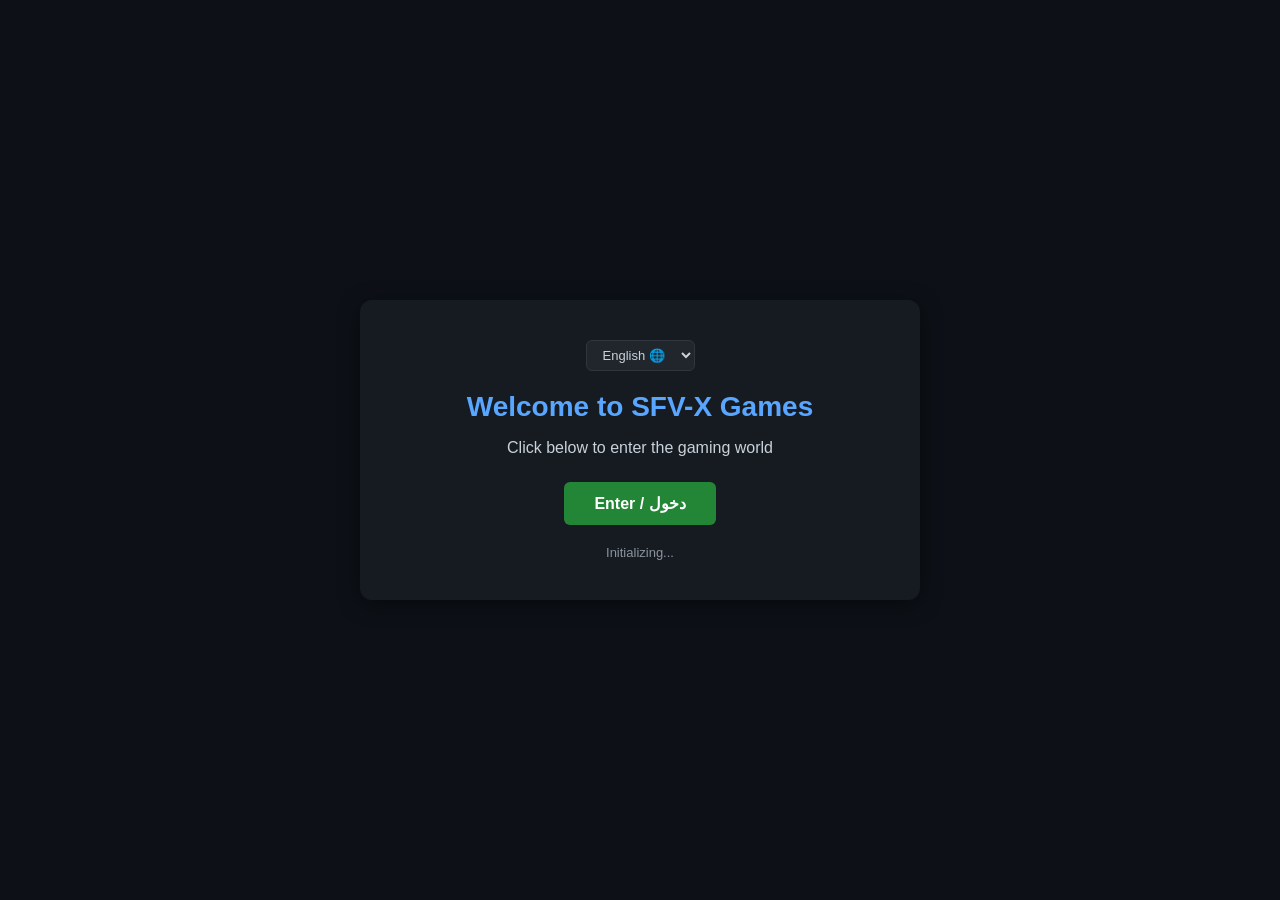
<file: index.html>
<!DOCTYPE html>
<html lang="en" dir="ltr" id="htmlTag">
<head>
    <meta charset="UTF-8">
    <meta name="viewport" content="width=device-width, initial-scale=1.0">
    <meta name="description" content="Welcome to SFV-X Games - Explore and enter the ultimate gaming world with multiple language support.">
    <meta name="keywords" content="SFV-X Games, online games, gaming platform, play games">
    <meta name="author" content="SFV-X Games">
    <title id="pageTitle">SFV-X Games - Welcome</title>
    <style>
        body {
            background-color: #0d1117;
            color: #ffffff;
            font-family: Tahoma, sans-serif;
            display: flex;
            justify-content: center;
            align-items: center;
            height: 100vh;
            margin: 0;
            text-align: center;
        }
        .container {
            padding: 40px;
            background: #161b22;
            border-radius: 12px;
            box-shadow: 0 4px 20px rgba(0,0,0,0.5);
            max-width: 480px;
            width: 90%;
        }
        .lang-select-box {
            margin-bottom: 20px;
        }
        .lang-select-box select {
            background: #21262d;
            color: #c9d1d9;
            border: 1px solid #30363d;
            padding: 6px 12px;
            border-radius: 6px;
            font-size: 13px;
            cursor: pointer;
        }
        h1 {
            margin-bottom: 15px;
            color: #58a6ff;
            font-size: 28px;
        }
        p {
            color: #c9d1d9; 
            margin-bottom: 25px;
            font-size: 16px;
        }
        .btn {
            display: inline-block;
            background-color: #238636;
            color: white;
            padding: 12px 30px;
            text-decoration: none;
            border-radius: 6px;
            font-weight: bold;
            font-size: 16px;
            transition: background 0.3s;
        }
        .btn:hover {
            background-color: #2ea043;
        }
        .lang-badge {
            margin-top: 20px;
            font-size: 13px;
            color: #8b949e;
        }
    </style>
</head>
<body>
    <main class="container">
        <div class="lang-select-box">
            <select id="langSwitcher" aria-label="Select Language">
                <option value="en">English 🌐</option>
                <option value="ar">العربية 🇸🇦</option>
                <option value="es">Español</option>
                <option value="fr">Français</option>
                <option value="de">Deutsch</option>
                <option value="pt">Português</option>
                <option value="ru">Русский</option>
                <option value="tr">Türkçe</option>
                <option value="zh">中文</option>
            </select>
        </div>
        <h1 id="welcomeText">Welcome to SFV-X Games</h1>
        <p id="descText">Click below to enter the gaming world</p>
        <a href="games/01-Entry/games-entry.html" class="btn" id="btnText" aria-label="Enter Games and start playing">Enter / دخول</a>
        <div class="lang-badge" id="detectedLang">Initializing...</div>
    </main>

    <script>
        const welcomeTranslations = {
            ar: { 
                welcome: "مرحباً بك في منصة SFV-X Games", 
                desc: "اضغط بالأسفل للدخول إلى عالم الألعاب", 
                btn: "دخول الألعاب", 
                dir: "rtl",
                metaDesc: "مرحباً بك في منصة SFV-X Games - استكشف وادخل إلى عالم الألعاب الممتع."
            },
            en: { 
                welcome: "Welcome to SFV-X Games", 
                desc: "Click below to enter the gaming world", 
                btn: "Enter Games", 
                dir: "ltr",
                metaDesc: "Welcome to SFV-X Games - Explore and enter the ultimate gaming world."
            },
            es: { 
                welcome: "Bienvenido a SFV-X Games", 
                desc: "Haz clic abajo para entrar al mundo de los juegos", 
                btn: "Entrar", 
                dir: "ltr",
                metaDesc: "Bienvenido a SFV-X Games - Entra al mundo de los juegos."
            },
            fr: { 
                welcome: "Bienvenue sur SFV-X Games", 
                desc: "Cliquez ci-dessous pour entrer dans le monde du jeu", 
                btn: "Entrer", 
                dir: "ltr",
                metaDesc: "Bienvenue sur SFV-X Games - Entrez dans le monde du jeu."
            },
            de: { 
                welcome: "Willkommen bei SFV-X Games", 
                desc: "Klicken Sie unten, um die Spielewelt zu betreten", 
                btn: "Spielen", 
                dir: "ltr",
                metaDesc: "Willkommen bei SFV-X Games - Betreten Sie die Spielewelt."
            },
            pt: { 
                welcome: "Bem-vindo ao SFV-X Games", 
                desc: "Clique abaixo para entrar no mundo dos jogos", 
                btn: "Entrar", 
                dir: "ltr",
                metaDesc: "Bem-vindo ao SFV-X Games - Entre no mundo dos jogos."
            },
            ru: { 
                welcome: "Добро пожаловать в SFV-X Games", 
                desc: "Нажмите ниже, чтобы войти в игровой мир", 
                btn: "Войти", 
                dir: "ltr",
                metaDesc: "Добро пожаловать в SFV-X Games - Войдите в игровой мир."
            },
            tr: { 
                welcome: "SFV-X Games'e Hoş Geldiniz", 
                desc: "Oyun dünyasına girmek için aşağıya tıklayın", 
                btn: "Giriş", 
                dir: "ltr",
                metaDesc: "SFV-X Games'e Hoş Geldiniz - Oyun dünyasına giriş yapın."
            },
            zh: { 
                welcome: "欢迎来到 SFV-X Games", 
                desc: "点击下方进入游戏世界",
                btn: "进入", 
                dir: "ltr",
                metaDesc: "欢迎来到 SFV-X Games - 进入精彩的游戏世界。"
            }
        };

        const arabicCountries = ['EG', 'SA', 'AE', 'QA', 'KW', 'OM', 'BH', 'JO', 'LB', 'IQ', 'SY', 'YE', 'LY', 'TN', 'DZ', 'MA', 'SD', 'SO'];

        function setLanguage(code, sourceInfo = "Manual") {
            if (!welcomeTranslations[code]) code = 'en';
            const t = welcomeTranslations[code];

            document.getElementById('htmlTag').setAttribute('lang', code);
            document.getElementById('htmlTag').setAttribute('dir', t.dir);
            document.getElementById('welcomeText').innerText = t.welcome;
            document.getElementById('descText').innerText = t.desc;
            document.getElementById('btnText').innerText = t.btn;
            document.getElementById('langSwitcher').value = code;
            document.getElementById('detectedLang').innerText = "Language: " + code.toUpperCase() + " (" + sourceInfo + ")";

            const metaDescTag = document.querySelector('meta[name="description"]');
            if (metaDescTag) {
                metaDescTag.setAttribute('content', t.metaDesc);
            }
        }

        function fallbackToBrowserOrEN(reason) {
            let browserLang = (navigator.language || 'en').split('-')[0];
            let finalLang = welcomeTranslations[browserLang] ? browserLang : 'en';
            setLanguage(finalLang, reason);
        }

        // سلسلة الـ APIs للـ IP (بالتتابع)
        async function detectCountryByIP() {
            const apiEndpoints = [
                { url: 'https://ipapi.co/json/', extractor: data => data.country_code },
                { url: 'https://ipwho.is/', extractor: data => data.country_code },
                { url: 'https://api.country.is/', extractor: data => data.country }
            ];

            for (let api of apiEndpoints) {
                try {
                    let response = await fetch(api.url, { signal: AbortSignal.timeout(3000) });
                    if (!response.ok) continue;
                    let data = await response.json();
                    let country = api.extractor(data);
                    
                    if (country) {
                        if (arabicCountries.includes(country)) {
                            return setLanguage('ar', 'IP Country: ' + country);
                        } else if (welcomeTranslations[country.toLowerCase()]) {
                            return setLanguage(country.toLowerCase(), 'IP Country: ' + country);
                        } else {
                            return fallbackToBrowserOrEN('Country non-mapped: ' + country);
                        }
                    }
                } catch (e) {
                    // جرب اللي بعده
                }
            }
            fallbackToBrowserOrEN('All IPs failed/blocked');
        }

        // التنفيذ الأساسي
        let savedLang = localStorage.getItem('sfv_preferred_lang');
        if (savedLang) {
            setLanguage(savedLang, "Saved Preference");
        } else {
            detectCountryByIP();
        }

        // ربط التغيير اليدوي
        document.getElementById('langSwitcher').addEventListener('change', function(e) {
            let val = e.target.value;
            localStorage.setItem('sfv_preferred_lang', val);
            setLanguage(val, "Manual Switch");
        });

            pt: { 
                welcome: "Bem-vindo ao SFV-X Games", 
                desc: "Clique abaixo para entrar no mundo dos jogos", 
                btn: "Entrar", 
                dir: "ltr",
                metaDesc: "Bem-vindo ao SFV-X Games - Entre no mundo dos jogos."
            },
            ru: { 
                welcome: "Добро пожаловать в SFV-X Games", 
                desc: "Нажмите ниже, чтобы войти в игровой мир", 
                btn: "Войти", 
                dir: "ltr",
                metaDesc: "Добро пожаловать в SFV-X Games - Войдите в игровой мир."
            },
            tr: { 
                welcome: "SFV-X Games'e Hoş Geldiniz", 
                desc: "Oyun dünyasına girmek için aşağıya tıklayın", 
                btn: "Giriş", 
                dir: "ltr",
                metaDesc: "SFV-X Games'e Hoş Geldiniz - Oyun dünyasına giriş yapın."
            },
            zh: { 
                welcome: "欢迎来到 SFV-X Games", 
                desc: "点击下方进入游戏世界",
                btn: "进入", 
                dir: "ltr",
                metaDesc: "欢迎来到 SFV-X Games - 进入精彩的游戏世界."
            }
        };

        let browserLang = navigator.language || navigator.userLanguage;
        let langCode = browserLang ? browserLang.split('-')[0] : 'en';

        if (!welcomeTranslations[langCode]) {
            langCode = 'en';
        }

        const t = welcomeTranslations[langCode];
        document.getElementById('htmlTag').setAttribute('lang', langCode);
        document.getElementById('htmlTag').setAttribute('dir', t.dir);
        document.getElementById('welcomeText').innerText = t.welcome;
        document.getElementById('descText').innerText = t.desc;
        document.getElementById('btnText').innerText = t.btn;
        document.getElementById('detectedLang').innerText = "Language: " + langCode.toUpperCase();
        
        const metaDescTag = document.querySelector('meta[name="description"]');
        if (metaDescTag) {
            metaDescTag.setAttribute('content', t.metaDesc);
        }

                dir: "ltr",
                metaDesc: "Willkommen bei SFV-X Games - Betreten Sie die Spielewelt."
            },
            pt: { 
                welcome: "Bem-vindo ao SFV-X Games", 
                desc: "Clique abaixo para entrar no mundo dos jogos", 
                btn: "Entrar", 
                dir: "ltr",
                metaDesc: "Bem-vindo ao SFV-X Games - Entre no mundo dos jogos."
            },
            ru: { 
                welcome: "Добро пожаловать в SFV-X Games", 
                desc: "Нажмите ниже, чтобы войти в игровой мир", 
                btn: "Войти", 
                dir: "ltr",
                metaDesc: "Добро пожаловать в SFV-X Games - Войдите в игровой мир."
            },
            tr: { 
                welcome: "SFV-X Games'e Hoş Geldiniz", 
                desc: "Oyun dünyasına girmek için aşağıya tıklayın", 
                btn: "Giriş", 
                dir: "ltr",
                metaDesc: "SFV-X Games'e Hoş Geldiniz - Oyun dünyasına giriş yapın."
            },
            zh: { 
                welcome: "欢迎来到 SFV-X Games", 
                desc: "点击下方进入游戏世界",
                btn: "进入", 
                dir: "ltr",
                metaDesc: "欢迎来到 SFV-X Games - 进入精彩的游戏世界。"
            }
        };

        let browserLang = navigator.language || navigator.userLanguage;
        let langCode = browserLang.split('-')[0];

        if (!welcomeTranslations[langCode]) {
            langCode = 'en';
        }

        const t = welcomeTranslations[langCode];
        document.getElementById('htmlTag').setAttribute('lang', langCode);
        document.getElementById('htmlTag').setAttribute('dir', t.dir);
        document.getElementById('welcomeText').innerText = t.welcome;
        document.getElementById('descText').innerText = t.desc;
        document.getElementById('btnText').innerText = t.btn;
        document.getElementById('detectedLang').innerText = "Language: " + langCode.toUpperCase();
     document.querySelector('meta[name="description"]').setAttribute('content', t.metaDesc);
        
                btn: "Entrar", 
                dir: "ltr",
                metaDesc: "Bem-vindo ao SFV-X Games - Entre no mundo dos jogos."
            },
            ru: { 
                welcome: "Добро пожаловать в SFV-X Games", 
                desc: "Нажмите ниже, чтобы войти в игровой мир", 
                btn: "Войти", 
                dir: "ltr",
                metaDesc: "Добро пожаловать в SFV-X Games - Войдите в игровой мир."
            },
            tr: { 
                welcome: "SFV-X Games'e Hoş Geldiniz", 
                desc: "Oyun dünyasına girmek için aşağıya tıklayın", 
                btn: "Giriş", 
                dir: "ltr",
                metaDesc: "SFV-X Games'e Hoş Geldiniz - Oyun dünyasına giriş yapın."
            },
            zh: { 
                welcome: "欢迎来到 SFV-X Games", 
                desc: "点击下方进入游戏世界",
                btn: "进入", 
                dir: "ltr",
                metaDesc: "欢迎来到 SFV-X Games - 进入精彩的游戏世界。"
            }
        };

        // الكشف عن لغة متصفح الزائر
        let browserLang = navigator.language || navigator.userLanguage;
        let langCode = browserLang.split('-')[0]; // تحويل مثل 'ar-EG' إلى 'ar'

        // لو اللغة مش موجودة في القاموس، نحولها إنجليزي (en) تلقائياً
        if (!welcomeTranslations[langCode]) {
            langCode = 'en';
        }

        // تطبيق الترجمة والتصميم على الصفحة تلقائياً
        const t = welcomeTranslations[langCode];
        document.getElementById('htmlTag').setAttribute('lang', langCode);
        document.getElementById('htmlTag').setAttribute('dir', t.dir);
        document.getElementById('welcomeText').innerText = t.welcome;
        document.getElementById('descText').innerText = t.desc;
        document.getElementById('btnText').innerText = t.btn;
        document.getElementById('detectedLang').innerText = "Language: " + langCode.toUpperCase();

        // تحديث الوصف التعريفي (Meta Description) ديناميكياً حسب لغة المستخدم لجعل الـ SEO مثالي 100%
        document.querySelector('meta[name="description"]').setAttribute('content', t.metaDesc);
    </script>
</body>
</html>
</file>
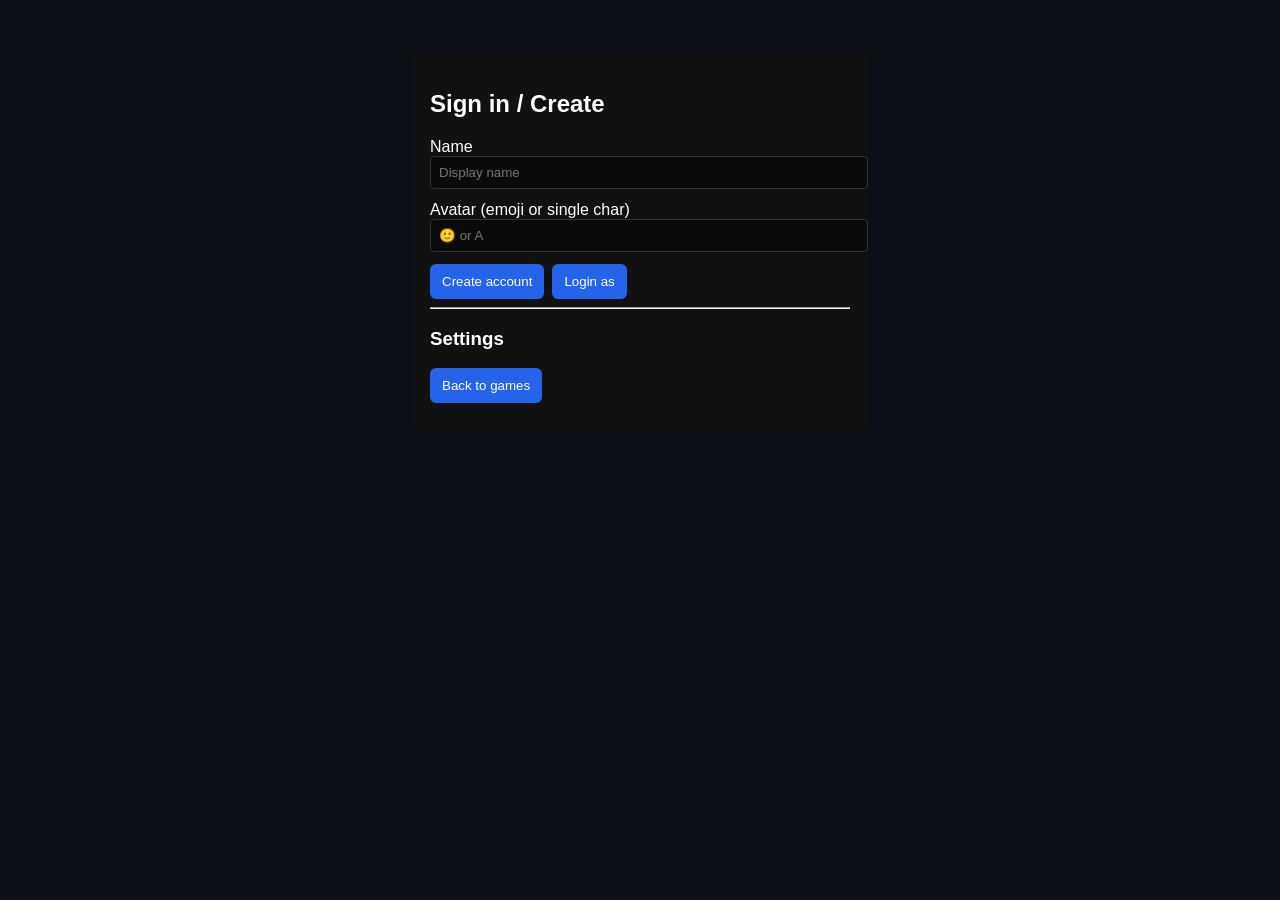
<file: games/auth.html>
<!-- games/auth.html - simple local-only auth / profile page -->
<!DOCTYPE html>
<html lang="en">
<head>
  <meta charset="utf-8">
  <meta name="viewport" content="width=device-width,initial-scale=1">
  <title>Account - SFV-X</title>
  <style>
    body{font-family:Arial,Helvetica,sans-serif;padding:20px;background:var(--bg, #0d1117);color:var(--fg,#fff)}
    .card{max-width:420px;margin:24px auto;padding:18px;border-radius:8px;background:var(--card,#111)}
    .field{margin-bottom:12px}
    input{width:100%;Padding:8px;border-radius:4px;border:1px solid #333;background:#0b0b0b;color:#fff}
    button{padding:10px 12px;border-radius:6px;background:#2563eb;color:#fff;border:none}
    .avatar-preview{font-size:40px}
  </style>
</head>
<body>
  <div class="card">
    <h2 id="accountTitle">Account</h2>
    <div id="loggedOutView">
      <div class="field"><label>Name</label><input id="nameInput" placeholder="Display name"></div>
      <div class="field"><label>Avatar (emoji or single char)</label><input id="avatarInput" placeholder="🙂 or A"></div>
      <div style="display:flex;gap:8px;">
        <button id="createBtn">Create account</button>
        <button id="loginBtn">Login as</button>
      </div>
    </div>

    <div id="loggedInView" hidden>
      <div class="field avatar-preview" id="avatarPreview">👤</div>
      <div class="field"><strong id="displayName">Guest</strong></div>
      <div class="field"><button id="logoutBtn">Logout</button></div>
    </div>

    <hr>
    <div>
      <h3>Settings</h3>
      <div class="field"><button id="backBtn">Back to games</button></div>
    </div>
  </div>

<script src="../games/common.js"></script>
<script src="auth.js"></script>
</body>
</html>
</file>
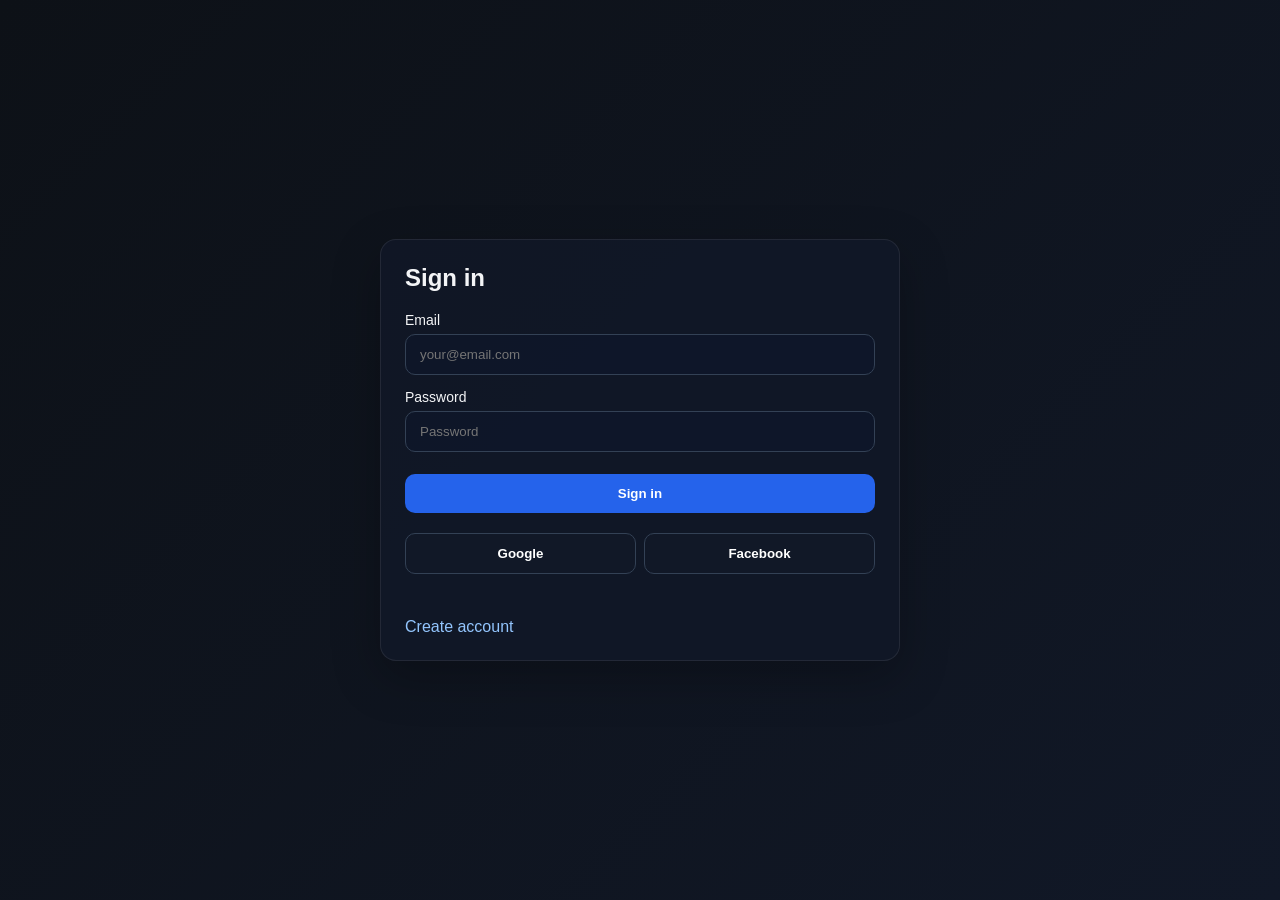
<file: games/login.html>
<!DOCTYPE html>
<html lang="en">
<head>
  <meta charset="UTF-8">
  <meta name="viewport" content="width=device-width, initial-scale=1.0">
  <title>Login / Signup</title>
  <style>
    body {
      margin: 0; display: grid; place-items: center; min-height: 100vh;
      font-family: Arial, sans-serif; background: linear-gradient(135deg, #0d1117, #111827);
      color: #f3f4f6;
    }
    .auth-shell {
      width: min(470px, calc(100% - 24px));
      background: rgba(17, 24, 39, 0.9); border: 1px solid rgba(255,255,255,0.08); border-radius: 16px;
      padding: 24px; box-shadow: 0 16px 48px rgba(0,0,0,0.25);
    }
    .auth-shell h2 { margin-top: 0; }
    .field { display: block; margin-bottom: 14px; }
    label { display: block; font-size: 14px; margin-bottom: 6px; }
    input {
      width: 100%; padding: 12px 14px; border-radius: 10px; border: 1px solid #334155;
      background: rgba(15, 23, 42, 0.85); color: white; box-sizing: border-box;
    }
    button {
      width: 100%; padding: 12px; border: 0; border-radius: 10px; background: #2563eb; color: white;
      cursor: pointer; font-weight: 700; margin-top: 8px;
    }
    .oauth-row { display: grid; grid-template-columns: 1fr 1fr; gap: 8px; margin-top: 12px; }
    .oauth-btn { background: #111827; border: 1px solid #334155; }
    .toggle { color: #93c5fd; cursor: pointer; display: inline-block; margin-top: 12px; }
    #authStatus { min-height: 22px; margin-top: 10px; font-size: 14px; }
  </style>
</head>
<body>
  <div class="auth-shell">
    <h2 id="modeLabel">Sign in</h2>
    <form id="authForm">
      <div class="field" id="nameWrap">
        <label for="displayName">Display name</label>
        <input id="displayName" type="text" placeholder="Player">
      </div>
      <div class="field">
        <label for="email">Email</label>
        <input id="email" type="email" placeholder="your@email.com" required>
      </div>
      <div class="field">
        <label for="password">Password</label>
        <input id="password" type="password" placeholder="Password" required>
      </div>
      <button type="submit">Sign in</button>
    </form>

    <div class="oauth-row">
      <button id="googleLogin" class="oauth-btn" type="button">Google</button>
      <button id="facebookLogin" class="oauth-btn" type="button">Facebook</button>
    </div>

    <div id="authStatus" aria-live="polite"></div>
    <span id="toggleMode" class="toggle">Create account</span>
  </div>

  <script src="supabase-client.js"></script>
  <script src="auth-supabase.js"></script>
</body>
</html>
</file>
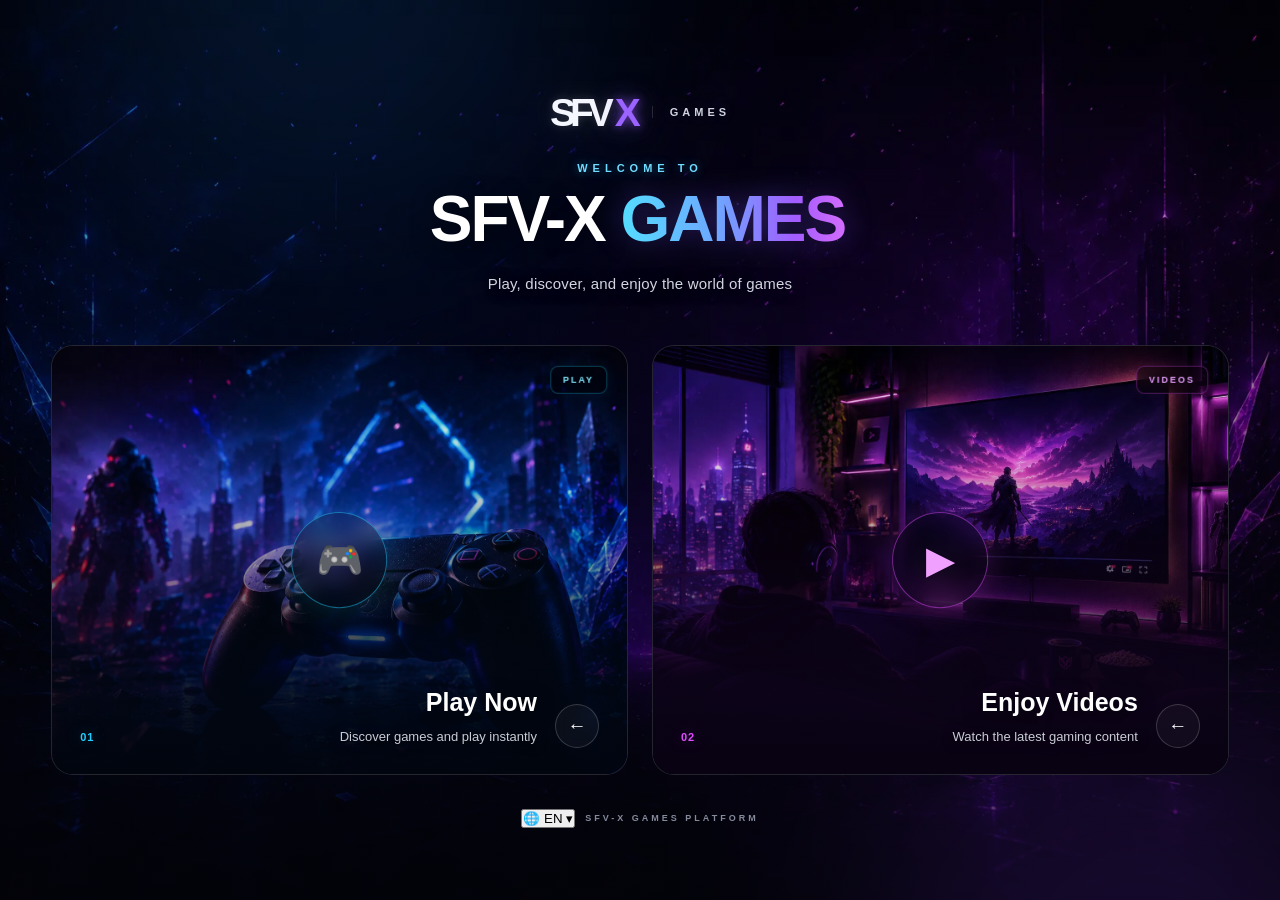
<file: games/01-Entry/games-entry.html>
<!DOCTYPE html>
<html lang="ar" dir="rtl">

<head>
    <meta charset="UTF-8">
    <meta name="viewport" content="width=device-width, initial-scale=1.0">

    <title>Games | SFV-X</title>
    <meta name="description" content="منصة SFV-X للألعاب والترفيه الرقمي. استمتع بأحدث ألعاب المتصفح والمحتوى المميز.">
    <meta name="keywords" content="SFV-X, SFV-X Games, ألعاب متصفح, العاب اونلاين">

    <link rel="stylesheet" href="games-entry.css">
</head>
<body>

    <!-- =========================================================
         الصفحة الرئيسية لقسم الألعاب
         ========================================================= -->

    <main class="games-entry" id="gamesEntry">

        <!-- =====================================================
             الخلفية والمؤثرات
             ===================================================== -->

        <div class="entry-background" aria-hidden="true">

            <div class="background-glow glow-one"></div>

            <div class="background-glow glow-two"></div>

            <div class="background-grid"></div>

        </div>


        <!-- =====================================================
             المحتوى الرئيسي
             ===================================================== -->

        <section class="entry-content" id="entryContent">


            <!-- =================================================
                 شعار SFV-X GAMES
                 ================================================= -->

            <div class="entry-brand" id="entryBrand">

                <div
                    class="brand-mark"
                    aria-label="SFV-X"
                >

                    <span class="brand-mark-s">S</span>
                    <span class="brand-mark-f">F</span>
                    <span class="brand-mark-v">V</span>
                    <span class="brand-mark-x">X</span>

                </div>


                <span class="brand-section">
                    GAMES
                </span>

            </div>


            <!-- =================================================
                 عنوان الصفحة
                 ================================================= -->

            <div class="entry-heading">


                <!-- العنوان الصغير -->

                <span class="heading-small" data-i18n="welcome">
                    WELCOME TO
                </span>


                <!-- العنوان الرئيسي -->

                <h1>

                    SFV-X

                    <strong>
                        GAMES
                    </strong>

                </h1>


                <!-- الوصف -->

                <p data-i18n="description">
                    العب، اكتشف، واستمتع بعالم الألعاب
                </p>

            </div>


            <!-- =================================================
                 الاختيارات الرئيسية
                 ================================================= -->

            <div
                class="entry-options"
                id="entryOptions"
            >


                <!-- =================================================
                     بطاقة اللعب الآن
                     ================================================= -->

                <button
                    class="entry-card play-card"
                    id="playNowButton"
                    type="button"
                    data-target="../02-Games/games.html"
                    aria-label="العب الآن"
                >

                    <!-- صورة البطاقة -->

                    <div class="card-image play-image">

                        <div
                            class="image-overlay"
                            aria-hidden="true"
                        ></div>


                        <!-- أيقونة الألعاب -->

                        <div
                            class="card-icon"
                            aria-hidden="true"
                        >
                            🎮
                        </div>


                        <!-- العلامة -->

                        <span class="card-badge">
                            PLAY
                        </span>

                    </div>


                    <!-- محتوى البطاقة -->

                    <div class="card-content">


                        <span class="card-number">
                            01
                        </span>


                        <div class="card-text">

                            <h2 data-i18n="playNow">
                                العب الآن
                            </h2>

                            <p data-i18n="playDesc">
                                اكتشف الألعاب والعب مباشرة
                            </p>

                        </div>


                        <span
                            class="card-arrow"
                            aria-hidden="true"
                        >
                            ←
                        </span>

                    </div>

                </button>


                <!-- =================================================
                     بطاقة الفيديوهات
                     ================================================= -->

                <button
                    class="entry-card videos-card"
                    id="watchVideosButton"
                    type="button"
                    aria-label="استمتع بالفيديوهات"
                >

                    <!-- صورة البطاقة -->

                    <div class="card-image videos-image">

                        <div
                            class="image-overlay"
                            aria-hidden="true"
                        ></div>


                        <!-- أيقونة الفيديو -->

                        <div
                            class="card-icon"
                            aria-hidden="true"
                        >
                            ▶
                        </div>


                        <!-- العلامة -->

                        <span class="card-badge">
                            VIDEOS
                        </span>

                    </div>


                    <!-- محتوى البطاقة -->

                    <div class="card-content">


                        <span class="card-number">
                            02
                        </span>


                        <div class="card-text">

                            <h2 data-i18n="videos">
                                استمتع بالفيديوهات
                            </h2>

                            <p data-i18n="videosDesc">
                                شاهد أحدث محتوى الألعاب
                            </p>

                        </div>


                        <span
                            class="card-arrow"
                            aria-hidden="true"
                        >
                            ←
                        </span>

                    </div>

                </button>

            </div>


            <!-- =================================================
                 تذييل الصفحة + اختيار اللغة
                 ================================================= -->

            <div
                class="entry-footer"
                id="entryFooter"
            >

                <!-- =================================================
                     اختيار اللغة - 9 لغات
                     ================================================= -->

                <div class="language-selector" id="languageSelector">

                    <button
                        class="language-button"
                        id="languageButton"
                        type="button"
                        aria-label="Change language"
                        aria-expanded="false"
                    >

                        <span class="language-icon">🌐</span>

                        <span class="language-current" id="languageCurrent">
                            AR
                        </span>

                        <span class="language-arrow">▾</span>

                    </button>

                    <div
                        class="language-dropdown"
                        id="languageDropdown"
                        hidden
                    >

                        <button
                            class="language-option active"
                            type="button"
                            data-language="en"
                        >

                            <span>English</span>

                            <span class="language-check">✓</span>

                        </button>

                        <button
                            class="language-option"
                            type="button"
                            data-language="ar"
                        >

                            <span>العربية</span>

                            <span class="language-check">✓</span>

                        </button>

                        <button
                            class="language-option"
                            type="button"
                            data-language="es"
                        >

                            <span>Español</span>

                            <span class="language-check">✓</span>

                        </button>

                        <button
                            class="language-option"
                            type="button"
                            data-language="fr"
                        >

                            <span>Français</span>

                            <span class="language-check">✓</span>

                        </button>

                        <button
                            class="language-option"
                            type="button"
                            data-language="de"
                        >

                            <span>Deutsch</span>

                            <span class="language-check">✓</span>

                        </button>

                        <button
                            class="language-option"
                            type="button"
                            data-language="pt"
                        >

                            <span>Português</span>

                            <span class="language-check">✓</span>

                        </button>

                        <button
                            class="language-option"
                            type="button"
                            data-language="ru"
                        >

                            <span>Русский</span>

                            <span class="language-check">✓</span>

                        </button>

                        <button
                            class="language-option"
                            type="button"
                            data-language="tr"
                        >

                            <span>Türkçe</span>

                            <span class="language-check">✓</span>

                        </button>

                        <button
                            class="language-option"
                            type="button"
                            data-language="zh"
                        >

                            <span>中文</span>

                            <span class="language-check">✓</span>

                        </button>

                    </div>

                </div>


                <!-- =================================================
                     النصوص السفلية
                     ================================================= -->

                <div class="footer-text">

                    <span>
                        SFV-X
                    </span>

                    <span
                        class="footer-dot"
                        aria-hidden="true"
                    ></span>

                    <span>
                        GAMES PLATFORM
                    </span>

                </div>

            </div>

        </section>

    </main>


    <!-- =========================================================
         JavaScript
         ========================================================= -->

    <script src="games-entry.js"></script>

</body>

</html>
</file>
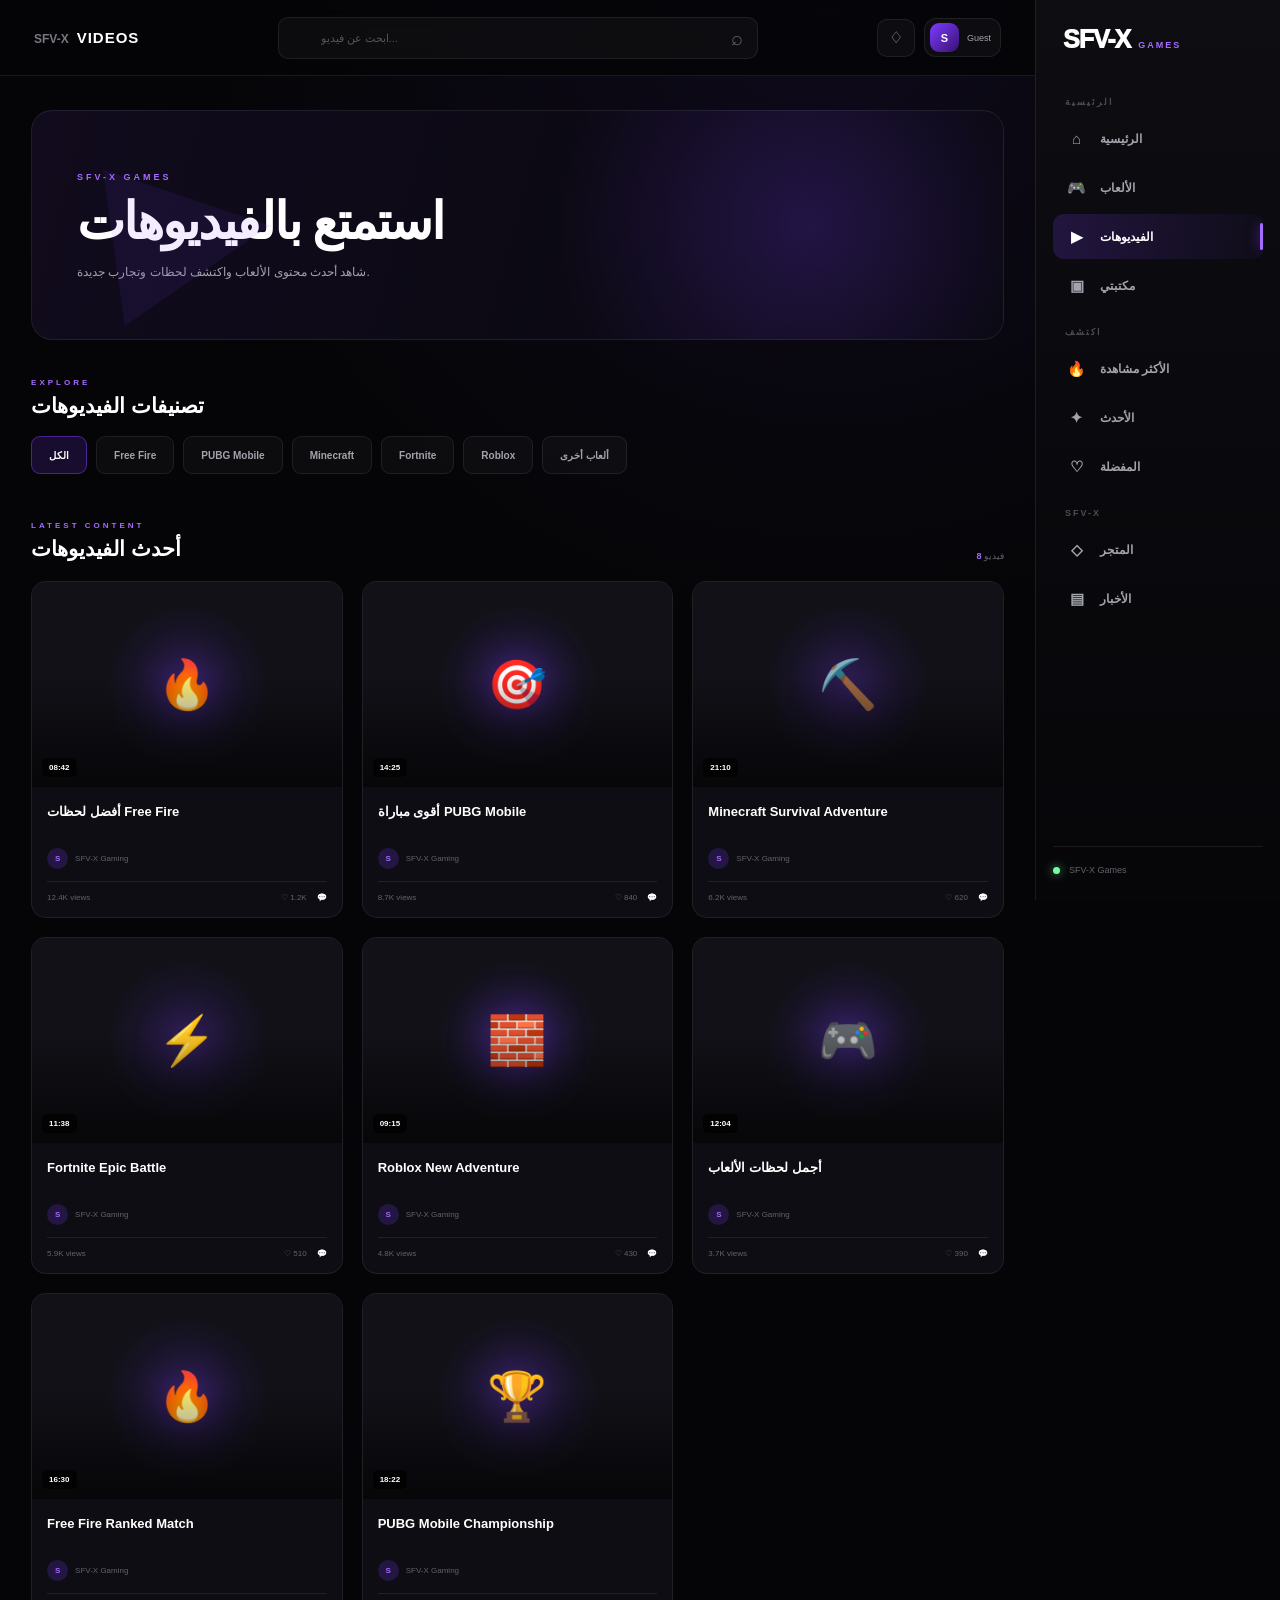
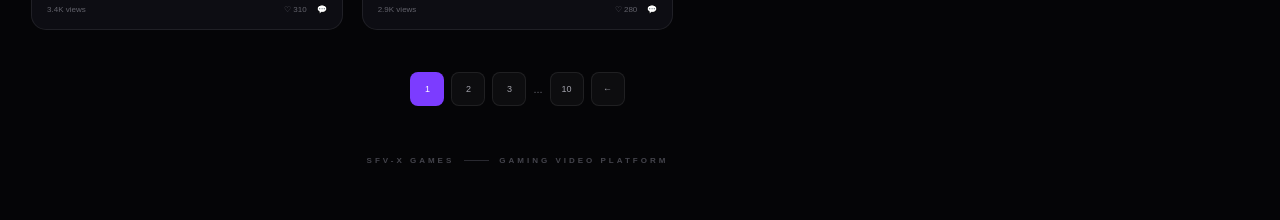
<file: games/03-Videos/videos.html>
<!DOCTYPE html>
<html lang="ar" dir="rtl">

<head>
    <meta charset="UTF-8">
    <meta name="viewport" content="width=device-width, initial-scale=1.0">

    <title>Videos | SFV-X Games</title>

    <link rel="stylesheet" href="videos.css">
</head>

<body>

    <!-- =========================================================
         SFV-X Games Videos
         صفحة فيديوهات الألعاب
         ========================================================= -->

    <div class="videos-app" id="videosApp">


        <!-- =====================================================
             Sidebar
             ===================================================== -->

        <aside class="videos-sidebar" id="videosSidebar">

            <div class="sidebar-header">

                <a
                    href="../02-Games/games.html"
                    class="videos-logo">

                    <span class="logo-main">SFV-X</span>
                    <span class="logo-section">GAMES</span>

                </a>

                <button
                    class="sidebar-close"
                    id="sidebarClose"
                    type="button"
                    aria-label="إغلاق القائمة">

                    ×

                </button>

            </div>


            <nav class="videos-navigation">

                <div class="nav-title">
                    الرئيسية
                </div>

                <a
                    href="../02-Games/games.html"
                    class="sidebar-link">

                    <span class="nav-icon">⌂</span>

                    <span>
                        الرئيسية
                    </span>

                </a>


                <a
                    href="../02-Games/games.html"
                    class="sidebar-link">

                    <span class="nav-icon">🎮</span>

                    <span>
                        الألعاب
                    </span>

                </a>


                <a
                    href="videos.html"
                    class="sidebar-link active">

                    <span class="nav-icon">▶</span>

                    <span>
                        الفيديوهات
                    </span>

                </a>


                <a
                    href="#"
                    class="sidebar-link">

                    <span class="nav-icon">▣</span>

                    <span>
                        مكتبتي
                    </span>

                </a>


                <div class="nav-title">
                    اكتشف
                </div>


                <a
                    href="#"
                    class="sidebar-link">

                    <span class="nav-icon">🔥</span>

                    <span>
                        الأكثر مشاهدة
                    </span>

                </a>


                <a
                    href="#"
                    class="sidebar-link">

                    <span class="nav-icon">✦</span>

                    <span>
                        الأحدث
                    </span>

                </a>


                <a
                    href="#"
                    class="sidebar-link">

                    <span class="nav-icon">♡</span>

                    <span>
                        المفضلة
                    </span>

                </a>


                <div class="nav-title">
                    SFV-X
                </div>


                <a
                    href="#"
                    class="sidebar-link">

                    <span class="nav-icon">◇</span>

                    <span>
                        المتجر
                    </span>

                </a>


                <a
                    href="#"
                    class="sidebar-link">

                    <span class="nav-icon">▤</span>

                    <span>
                        الأخبار
                    </span>

                </a>

            </nav>


            <div class="sidebar-footer">

                <span class="online-dot"></span>

                <span>
                    SFV-X Games
                </span>

            </div>

        </aside>


        <!-- Overlay للموبايل -->

        <div
            class="sidebar-overlay"
            id="sidebarOverlay">
        </div>


        <!-- =====================================================
             Main
             ===================================================== -->

        <main class="videos-main">


            <!-- =================================================
                 Header
                 ================================================= -->

            <header class="videos-header">

                <div class="header-right">

                    <button
                        class="menu-button"
                        id="menuButton"
                        type="button"
                        aria-label="فتح القائمة">

                        ☰

                    </button>


                    <div class="header-title">

                        <span>
                            SFV-X
                        </span>

                        <strong>
                            VIDEOS
                        </strong>

                    </div>

                </div>


                <form
                    class="videos-search"
                    id="videosSearchForm">

                    <span class="search-icon">
                        ⌕
                    </span>

                    <input
                        type="search"
                        id="videosSearchInput"
                        placeholder="ابحث عن فيديو..."
                        autocomplete="off">

                    <button
                        type="button"
                        id="clearSearch"
                        class="clear-search">

                        ×

                    </button>

                </form>


                <div class="header-left">

                    <button
                        class="header-action"
                        type="button">

                        ♢

                    </button>


                    <button
                        class="profile-button"
                        type="button">

                        <span class="profile-avatar">
                            S
                        </span>

                        <span class="profile-name">
                            Guest
                        </span>

                    </button>

                </div>

            </header>


            <!-- =================================================
                 Content
                 ================================================= -->

            <div class="videos-content">


                <!-- =================================================
                     Page Intro
                     ================================================= -->

                <section class="videos-intro">

                    <div>

                        <span class="intro-kicker">
                            SFV-X GAMES
                        </span>

                        <h1>
                            استمتع بالفيديوهات
                        </h1>

                        <p>
                            شاهد أحدث محتوى الألعاب واكتشف
                            لحظات وتجارب جديدة.
                        </p>

                    </div>

                </section>


                <!-- =================================================
                     Categories
                     ================================================= -->

                <section class="video-categories">

                    <div class="section-heading">

                        <div>

                            <span>
                                EXPLORE
                            </span>

                            <h2>
                                تصنيفات الفيديوهات
                            </h2>

                        </div>

                    </div>


                    <div
                        class="categories-list"
                        id="categoriesList">

                        <button
                            class="category-button active"
                            data-category="all"
                            type="button">

                            الكل

                        </button>


                        <button
                            class="category-button"
                            data-category="free-fire"
                            type="button">

                            Free Fire

                        </button>


                        <button
                            class="category-button"
                            data-category="pubg"
                            type="button">

                            PUBG Mobile

                        </button>


                        <button
                            class="category-button"
                            data-category="minecraft"
                            type="button">

                            Minecraft

                        </button>


                        <button
                            class="category-button"
                            data-category="fortnite"
                            type="button">

                            Fortnite

                        </button>


                        <button
                            class="category-button"
                            data-category="roblox"
                            type="button">

                            Roblox

                        </button>


                        <button
                            class="category-button"
                            data-category="other"
                            type="button">

                            ألعاب أخرى

                        </button>

                    </div>

                </section>


                <!-- =================================================
                     Videos
                     ================================================= -->

                <section
                    class="videos-section"
                    id="videosSection">

                    <div class="section-heading videos-heading">

                        <div>

                            <span>
                                LATEST CONTENT
                            </span>

                            <h2>
                                أحدث الفيديوهات
                            </h2>

                        </div>


                        <div class="results-count">

                            <span id="resultsCount">
                                0
                            </span>

                            فيديو

                        </div>

                    </div>


                    <div
                        class="videos-grid"
                        id="videosGrid">
                    </div>


                    <!-- Empty -->

                    <div
                        class="videos-empty"
                        id="videosEmpty"
                        hidden>

                        <div class="empty-icon">
                            ⌕
                        </div>

                        <h2>
                            لا توجد نتائج
                        </h2>

                        <p>
                            جرب البحث عن فيديو أو تصنيف آخر.
                        </p>

                    </div>

                </section>


                <!-- =================================================
                     Pagination
                     ================================================= -->

                <nav
                    class="pagination"
                    id="pagination"
                    aria-label="صفحات الفيديوهات">

                    <button
                        class="page-button active"
                        data-page="1"
                        type="button">

                        1

                    </button>


                    <button
                        class="page-button"
                        data-page="2"
                        type="button">

                        2

                    </button>


                    <button
                        class="page-button"
                        data-page="3"
                        type="button">

                        3

                    </button>


                    <span class="pagination-dots">
                        ...
                    </span>


                    <button
                        class="page-button"
                        data-page="10"
                        type="button">

                        10

                    </button>


                    <button
                        class="pagination-next"
                        id="nextPage"
                        type="button">

                        ←

                    </button>

                </nav>


                <!-- =================================================
                     Footer
                     ================================================= -->

                <footer class="videos-footer">

                    <span>
                        SFV-X GAMES
                    </span>

                    <span class="footer-line"></span>

                    <span>
                        GAMING VIDEO PLATFORM
                    </span>

                </footer>

            </div>

        </main>

    </div>


    <script src="videos.js"></script>

</body>
</html>
</file>
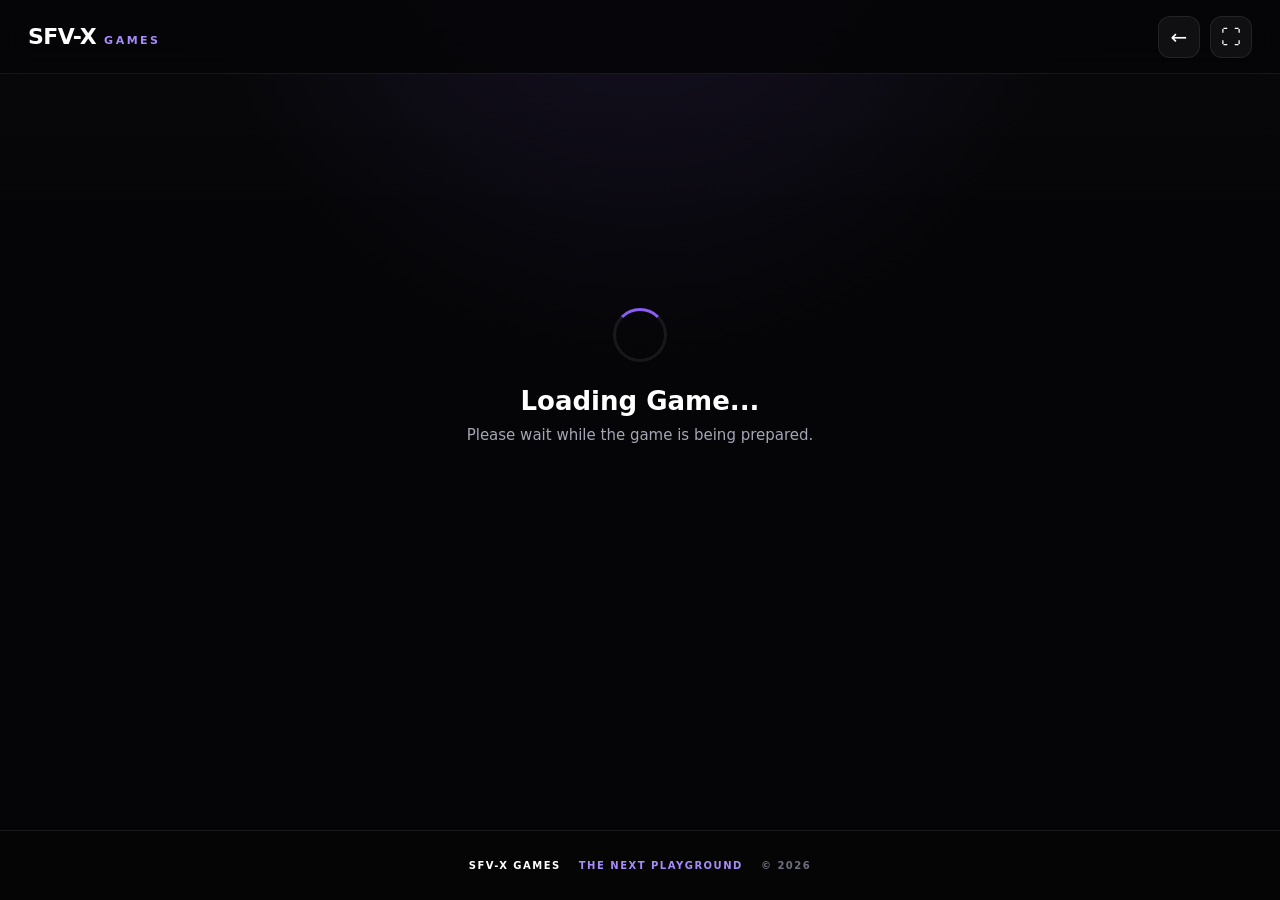
<file: games/game-player/game-player.html>
<!DOCTYPE html>
<html lang="en" dir="ltr">

<head>

    <!-- =====================================================
         SFV-X GAMES
         GAME PLAYER
         ===================================================== -->

    <meta charset="UTF-8">

    <meta
        name="viewport"
        content="width=device-width, initial-scale=1.0">

    <meta
        name="theme-color"
        content="#050507">

    <meta
        name="description"
        content="SFV-X Games Player">

    <title>
        SFV-X Games | Game Player
    </title>

    <!-- =====================================================
         PERFORMANCE
         ===================================================== -->

    <link
        rel="preconnect"
        href="https://img.gamemonetize.com">

    <!-- =====================================================
         GAME PLAYER CSS
         ===================================================== -->

    <link
        rel="stylesheet"
        href="game-player.css">

</head>


<body>

    <!-- =====================================================
         SFV-X GAME PLAYER APP
         ===================================================== -->

    <div
        class="game-player-app"
        id="gamePlayerApp">


        <!-- =================================================
             HEADER
             ================================================= -->

        <header class="game-player-header">

            <!-- SFV-X GAMES BRAND -->

            <a
                href="../02-Games/games.html"
                class="player-logo"
                aria-label="SFV-X Games Home">

                <span class="logo-main">
                    SFV-X
                </span>

                <span class="logo-section">
                    GAMES
                </span>

            </a>


            <!-- HEADER ACTIONS -->

            <div class="player-header-actions">

                <!-- BACK -->

                <button
                    class="player-header-button"
                    id="backButton"
                    type="button"
                    aria-label="Back to games"
                    title="Back to games">

                    ←

                </button>


                <!-- FULLSCREEN -->

                <button
                    class="player-header-button"
                    id="fullscreenButton"
                    type="button"
                    aria-label="Fullscreen"
                    title="Fullscreen">

                    ⛶

                </button>

            </div>

        </header>


        <!-- =================================================
             MAIN
             ================================================= -->

        <main class="game-player-main">


            <!-- =================================================
                 LOADING
                 ================================================= -->

            <section
                class="player-loading"
                id="playerLoading">

                <div
                    class="loading-spinner">
                </div>

                <h1>
                    Loading Game...
                </h1>

                <p>
                    Please wait while the game is being prepared.
                </p>

            </section>


            <!-- =================================================
                 ERROR
                 ================================================= -->

            <section
                class="player-error"
                id="playerError"
                hidden>

                <div
                    class="error-icon">
                    ⚠️
                </div>

                <h1>
                    Game Not Found
                </h1>

                <p id="errorMessage">
                    The requested game could not be found.
                </p>

                <button
                    class="player-primary-button"
                    id="errorBackButton"
                    type="button">

                    ← Back to Games

                </button>

            </section>


            <!-- =================================================
                 GAME CONTENT
                 ================================================= -->

            <section
                class="game-player-content"
                id="gamePlayerContent"
                hidden>


                <!-- =============================================
                     GAME INFORMATION
                     ============================================= -->

                <div class="game-info">


                    <!-- GAME INFORMATION -->

                    <div class="game-info-main">

                        <span
                            class="game-category"
                            id="gameCategory">

                            GAME

                        </span>


                        <h1 id="gameTitle">
                            Game Title
                        </h1>


                        <p id="gameDescription">
                            Game description
                        </p>

                    </div>


                    <!-- GAME ACTIONS -->

                    <div class="game-actions">

                        <button
                            class="player-action-button"
                            id="favoriteButton"
                            type="button"
                            aria-label="Favorite">

                            ☆ Favorite

                        </button>

                    </div>

                </div>


                <!-- =============================================
                     GAME PLAYER
                     ============================================= -->

                <div
                    class="game-frame-wrapper"
                    id="gameFrameWrapper">


                    <!-- GAME PLAYER HEADER -->

                    <div class="game-frame-header">

                        <div class="frame-status">

                            <span
                                class="status-dot">
                            </span>

                            <span>
                                SFV-X GAME PLAYER
                            </span>

                        </div>


                        <!-- FRAME CONTROLS -->

                        <div class="frame-controls">

                            <button
                                id="frameFullscreenButton"
                                type="button"
                                aria-label="Fullscreen game"
                                title="Fullscreen game">

                                ⛶

                            </button>

                        </div>

                    </div>


                    <!-- GAME FRAME -->

                    <div
                        class="game-frame-container"
                        id="gameFrameContainer">

                        <!--
                            game-player.js
                            سيقوم بإنشاء iframe اللعبة هنا
                        -->

                    </div>

                </div>


                <!-- =================================================
                     ADVERTISEMENT AREA
                     =================================================

                     ملاحظة:
                     لا نضع sfvx-ad-slot هنا يدويًا.

                     game-player.js يقوم بإنشاء حاوية الإعلان
                     تلقائيًا بعد gameFrameWrapper.

                     لذلك يتم الحفاظ على نظام الإعلانات الحالي.
                     ================================================= -->


                <!-- =============================================
                     GAME META
                     ============================================= -->

                <div class="game-meta">


                    <!-- CATEGORY -->

                    <div class="meta-item">

                        <span class="meta-label">
                            Category
                        </span>

                        <strong id="metaCategory">
                            —
                        </strong>

                    </div>


                    <!-- TAGS -->

                    <div class="meta-item">

                        <span class="meta-label">
                            Tags
                        </span>

                        <strong id="metaTags">
                            —
                        </strong>

                    </div>


                    <!-- GAME ID -->

                    <div class="meta-item">

                        <span class="meta-label">
                            Game ID
                        </span>

                        <strong id="metaId">
                            —
                        </strong>

                    </div>

                </div>


                <!-- =============================================
                     RELATED GAMES
                     ============================================= -->

                <section
                    class="related-games-section">


                    <!-- SECTION HEADER -->

                    <div class="section-header">

                        <div>

                            <span
                                class="section-kicker">

                                DISCOVER MORE

                            </span>


                            <h2 id="relatedTitle">

                                More Games

                            </h2>

                        </div>

                    </div>


                    <!-- RELATED GAMES GRID -->

                    <div
                        class="related-games-grid"
                        id="relatedGamesGrid">

                        <!--
                            Related games are generated
                            dynamically by game-player.js
                        -->

                    </div>

                </section>


            </section>

        </main>


        <!-- =================================================
             FOOTER
             ================================================= -->

        <footer class="game-player-footer">

            <span>
                SFV-X GAMES
            </span>

            <span>
                THE NEXT PLAYGROUND
            </span>

            <span>
                © 2026
            </span>

        </footer>


    </div>


    <!-- =====================================================
         JAVASCRIPT
         ===================================================== -->

    <script
        src="game-player.js">
    </script>


</body>

</html>
</file>
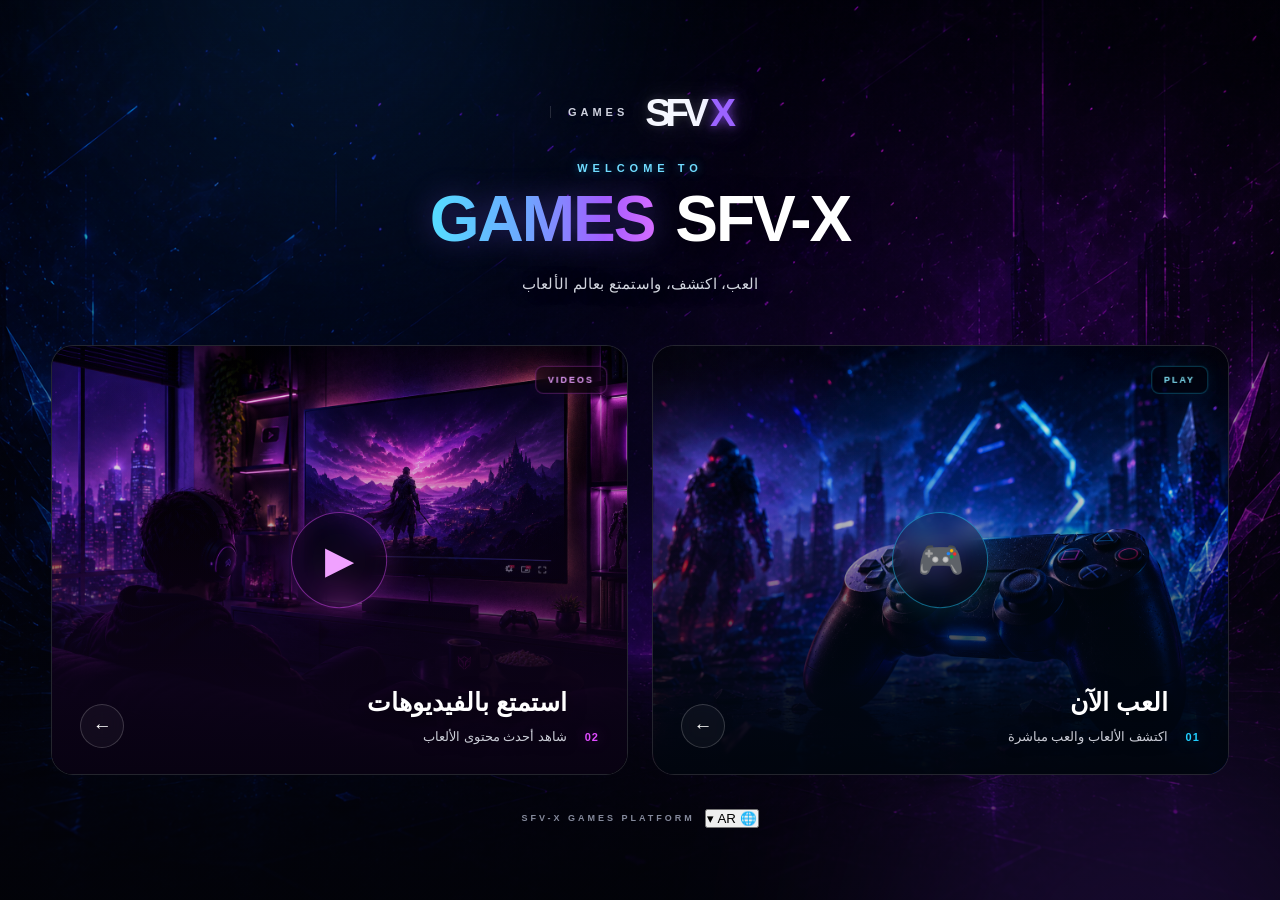
<file: صفحة الالعاب/01-Entry/games-entry.html>
<!DOCTYPE html>
<html lang="ar" dir="rtl">

<head>
    <meta charset="UTF-8">
    <meta name="viewport" content="width=device-width, initial-scale=1.0">

    <title>Games | SFV-X</title>
    <meta name="description" content="منصة SFV-X للألعاب والترفيه الرقمي. استمتع بأحدث ألعاب المتصفح والمحتوى المميز.">
    <meta name="keywords" content="SFV-X, SFV-X Games, ألعاب متصفح, العاب اونلاين">

    <link rel="stylesheet" href="games-entry.css">
</head>

<body>

    <!-- =========================================================
         الصفحة الرئيسية لقسم الألعاب
         ========================================================= -->

    <main class="games-entry" id="gamesEntry">

        <!-- =====================================================
             الخلفية والمؤثرات
             ===================================================== -->

        <div class="entry-background" aria-hidden="true">

            <div class="background-glow glow-one"></div>

            <div class="background-glow glow-two"></div>

            <div class="background-grid"></div>

        </div>


        <!-- =====================================================
             المحتوى الرئيسي
             ===================================================== -->

        <section class="entry-content" id="entryContent">


            <!-- =================================================
                 شعار SFV-X GAMES
                 ================================================= -->

            <div class="entry-brand" id="entryBrand">

                <div
                    class="brand-mark"
                    aria-label="SFV-X"
                >

                    <span class="brand-mark-s">S</span>
                    <span class="brand-mark-f">F</span>
                    <span class="brand-mark-v">V</span>
                    <span class="brand-mark-x">X</span>

                </div>


                <span class="brand-section">
                    GAMES
                </span>

            </div>


            <!-- =================================================
                 عنوان الصفحة
                 ================================================= -->

            <div class="entry-heading">


                <!-- العنوان الصغير -->

                <span class="heading-small" data-i18n="welcome">
                    WELCOME TO
                </span>


                <!-- العنوان الرئيسي -->

                <h1>

                    SFV-X

                    <strong>
                        GAMES
                    </strong>

                </h1>


                <!-- الوصف -->

                <p data-i18n="description">
                    العب، اكتشف، واستمتع بعالم الألعاب
                </p>

            </div>


            <!-- =================================================
                 الاختيارات الرئيسية
                 ================================================= -->

            <div
                class="entry-options"
                id="entryOptions"
            >


                <!-- =================================================
                     بطاقة اللعب الآن
                     ================================================= -->

                <button
                    class="entry-card play-card"
                    id="playNowButton"
                    type="button"
                    data-target="../02-Games/games.html"
                    aria-label="العب الآن"
                >

                    <!-- صورة البطاقة -->

                    <div class="card-image play-image">

                        <div
                            class="image-overlay"
                            aria-hidden="true"
                        ></div>


                        <!-- أيقونة الألعاب -->

                        <div
                            class="card-icon"
                            aria-hidden="true"
                        >
                            🎮
                        </div>


                        <!-- العلامة -->

                        <span class="card-badge">
                            PLAY
                        </span>

                    </div>


                    <!-- محتوى البطاقة -->

                    <div class="card-content">


                        <span class="card-number">
                            01
                        </span>


                        <div class="card-text">

                            <h2 data-i18n="playNow">
                                العب الآن
                            </h2>

                            <p data-i18n="playDesc">
                                اكتشف الألعاب والعب مباشرة
                            </p>

                        </div>


                        <span
                            class="card-arrow"
                            aria-hidden="true"
                        >
                            ←
                        </span>

                    </div>

                </button>


                <!-- =================================================
                     بطاقة الفيديوهات
                     ================================================= -->

                <button
                    class="entry-card videos-card"
                    id="watchVideosButton"
                    type="button"
                    aria-label="استمتع بالفيديوهات"
                >

                    <!-- صورة البطاقة -->

                    <div class="card-image videos-image">

                        <div
                            class="image-overlay"
                            aria-hidden="true"
                        ></div>


                        <!-- أيقونة الفيديو -->

                        <div
                            class="card-icon"
                            aria-hidden="true"
                        >
                            ▶
                        </div>


                        <!-- العلامة -->

                        <span class="card-badge">
                            VIDEOS
                        </span>

                    </div>


                    <!-- محتوى البطاقة -->

                    <div class="card-content">


                        <span class="card-number">
                            02
                        </span>


                        <div class="card-text">

                            <h2 data-i18n="videos">
                                استمتع بالفيديوهات
                            </h2>

                            <p data-i18n="videosDesc">
                                شاهد أحدث محتوى الألعاب
                            </p>

                        </div>


                        <span
                            class="card-arrow"
                            aria-hidden="true"
                        >
                            ←
                        </span>

                    </div>

                </button>

            </div>


            <!-- =================================================
                 تذييل الصفحة + اختيار اللغة
                 ================================================= -->

            <div
                class="entry-footer"
                id="entryFooter"
            >

                <!-- =================================================
                     اختيار اللغة - 9 لغات
                     ================================================= -->

                <div class="language-selector" id="languageSelector">

                    <button
                        class="language-button"
                        id="languageButton"
                        type="button"
                        aria-label="Change language"
                        aria-expanded="false"
                    >

                        <span class="language-icon">🌐</span>

                        <span class="language-current" id="languageCurrent">
                            AR
                        </span>

                        <span class="language-arrow">▾</span>

                    </button>

                    <div
                        class="language-dropdown"
                        id="languageDropdown"
                        hidden
                    >

                        <button
                            class="language-option active"
                            type="button"
                            data-language="en"
                        >

                            <span>English</span>

                            <span class="language-check">✓</span>

                        </button>

                        <button
                            class="language-option"
                            type="button"
                            data-language="ar"
                        >

                            <span>العربية</span>

                            <span class="language-check">✓</span>

                        </button>

                        <button
                            class="language-option"
                            type="button"
                            data-language="es"
                        >

                            <span>Español</span>

                            <span class="language-check">✓</span>

                        </button>

                        <button
                            class="language-option"
                            type="button"
                            data-language="fr"
                        >

                            <span>Français</span>

                            <span class="language-check">✓</span>

                        </button>

                        <button
                            class="language-option"
                            type="button"
                            data-language="de"
                        >

                            <span>Deutsch</span>

                            <span class="language-check">✓</span>

                        </button>

                        <button
                            class="language-option"
                            type="button"
                            data-language="pt"
                        >

                            <span>Português</span>

                            <span class="language-check">✓</span>

                        </button>

                        <button
                            class="language-option"
                            type="button"
                            data-language="ru"
                        >

                            <span>Русский</span>

                            <span class="language-check">✓</span>

                        </button>

                        <button
                            class="language-option"
                            type="button"
                            data-language="tr"
                        >

                            <span>Türkçe</span>

                            <span class="language-check">✓</span>

                        </button>

                        <button
                            class="language-option"
                            type="button"
                            data-language="zh"
                        >

                            <span>中文</span>

                            <span class="language-check">✓</span>

                        </button>

                    </div>

                </div>


                <!-- =================================================
                     النصوص السفلية
                     ================================================= -->

                <div class="footer-text">

                    <span>
                        SFV-X
                    </span>

                    <span
                        class="footer-dot"
                        aria-hidden="true"
                    ></span>

                    <span>
                        GAMES PLATFORM
                    </span>

                </div>

            </div>

        </section>

    </main>


    <!-- =========================================================
         JavaScript
         ========================================================= -->

    <script src="games-entry.js"></script>

</body>

</html>
</file>
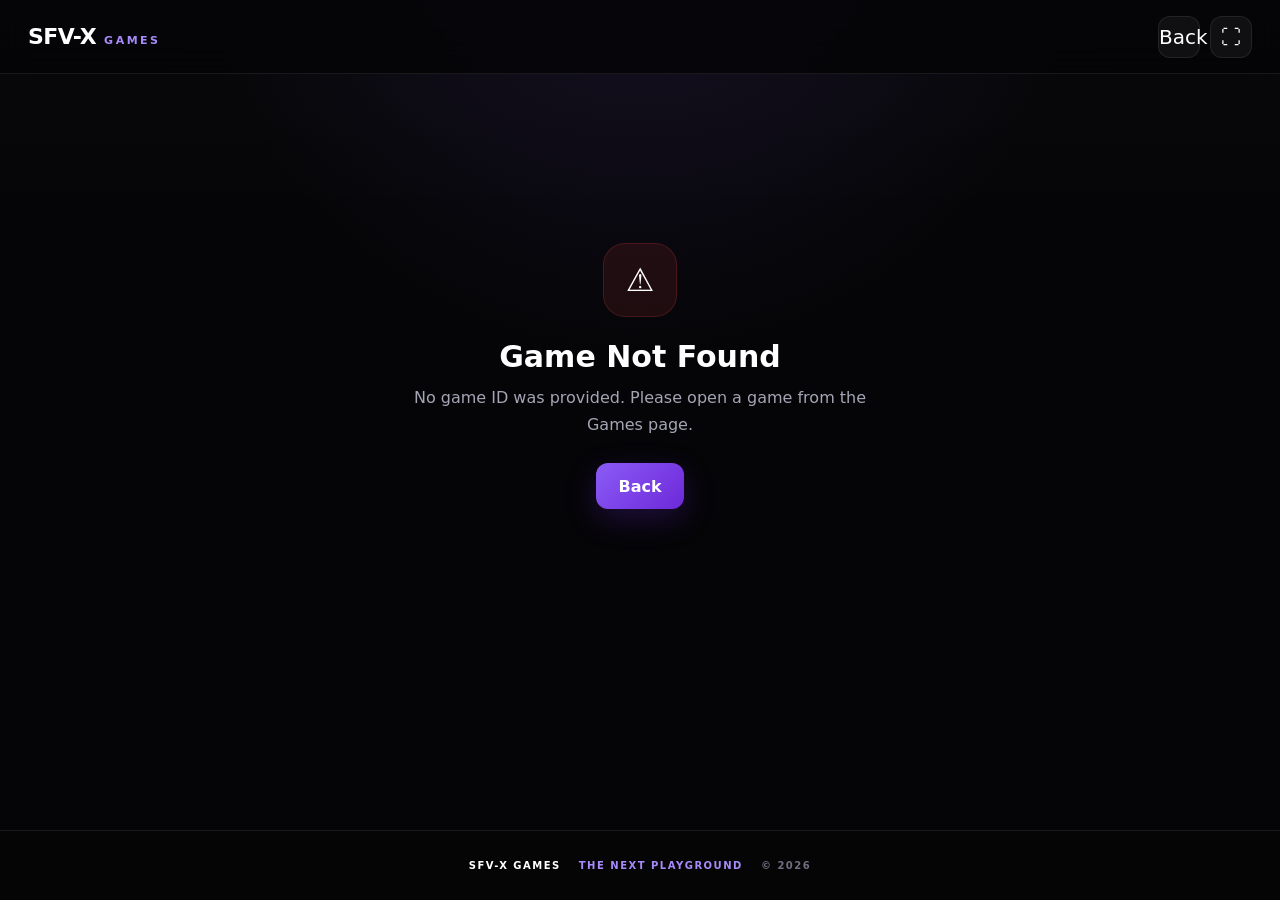
<file: صفحة الالعاب/game-player/game-player.html>
<!DOCTYPE html>
<html lang="en" dir="ltr">

<head>
    <meta charset="UTF-8">
    <meta name="viewport" content="width=device-width, initial-scale=1.0">
    <meta name="theme-color" content="#050507">
    <meta name="description" content="SFV-X Games Player">
    <title>SFV-X Games | Game Player</title>
    <link rel="preconnect" href="https://img.gamemonetize.com">
    <link rel="stylesheet" href="game-player.css">
</head>

<body>

    <div class="game-player-app" id="gamePlayerApp">

        <!-- =====================================================
             HEADER
             ===================================================== -->
        <header class="game-player-header">

            <a href="../02-Games/games.html" class="player-logo" aria-label="SFV-X Games Home">
                <span class="logo-main">SFV-X</span>
                <span class="logo-section">GAMES</span>
            </a>

            <div class="player-header-actions">

                <button class="player-header-button" id="backButton" type="button" aria-label="Back to games">
                    ←
                </button>

                <button class="player-header-button" id="fullscreenButton" type="button" aria-label="Fullscreen">
                    ⛶
                </button>

            </div>

        </header>

        <!-- =====================================================
             MAIN
             ===================================================== -->
        <main class="game-player-main">

            <!-- =================================================
                 LOADING
                 ================================================= -->
            <section class="player-loading" id="playerLoading">
                <div class="loading-spinner"></div>
                <h1>Loading Game...</h1>
                <p>Please wait while the game is being prepared.</p>
            </section>

            <!-- =================================================
                 ERROR
                 ================================================= -->
            <section class="player-error" id="playerError" hidden>
                <div class="error-icon">⚠️</div>
                <h1>Game Not Found</h1>
                <p id="errorMessage">The requested game could not be found.</p>
                <button class="player-primary-button" id="errorBackButton" type="button">
                    ← Back to Games
                </button>
            </section>

            <!-- =================================================
                 GAME CONTENT
                 ================================================= -->
            <section class="game-player-content" id="gamePlayerContent" hidden>

                <!-- =============================================
                     GAME INFORMATION
                     ============================================= -->
                <div class="game-info">
                    <div class="game-info-main">
                        <span class="game-category" id="gameCategory">GAME</span>
                        <h1 id="gameTitle">Game Title</h1>
                        <p id="gameDescription">Game description</p>
                    </div>
                    <div class="game-actions">
                        <button class="player-action-button" id="favoriteButton" type="button">
                            ☆ Favorite
                        </button>
                    </div>
                </div>

                <!-- =============================================
                     GAME PLAYER
                     ============================================= -->
                <div class="game-frame-wrapper" id="gameFrameWrapper">

                    <div class="game-frame-header">
                        <div class="frame-status">
                            <span class="status-dot"></span>
                            <span>SFV-X GAME PLAYER</span>
                        </div>
                        <div class="frame-controls">
                            <button id="frameFullscreenButton" type="button" aria-label="Fullscreen game">
                                ⛶
                            </button>
                        </div>
                    </div>

                    <div class="game-frame-container" id="gameFrameContainer">
                        <!-- game-player.js will create the game iframe here -->
                    </div>

                </div>

                <!-- =============================================
                     GAME META
                     ============================================= -->
                <div class="game-meta">
                    <div class="meta-item">
                        <span class="meta-label">Category</span>
                        <strong id="metaCategory">—</strong>
                    </div>
                    <div class="meta-item">
                        <span class="meta-label">Tags</span>
                        <strong id="metaTags">—</strong>
                    </div>
                    <div class="meta-item">
                        <span class="meta-label">Game ID</span>
                        <strong id="metaId">—</strong>
                    </div>
                </div>

                <!-- =============================================
                     RELATED GAMES
                     ============================================= -->
                <section class="related-games-section">

                    <div class="section-header">
                        <div>
                            <span class="section-kicker">DISCOVER MORE</span>
                            <h2>More Games</h2>
                        </div>
                    </div>

                    <div class="related-games-grid" id="relatedGamesGrid">
                        <!-- Related games are generated by game-player.js -->
                    </div>

                </section>

            </section>

        </main>

        <!-- =====================================================
             FOOTER
             ===================================================== -->
        <footer class="game-player-footer">
            <span>SFV-X GAMES</span>
            <span>THE NEXT PLAYGROUND</span>
            <span>© 2026</span>
        </footer>

    </div>

    <!-- =====================================================
         JAVASCRIPT
         ===================================================== -->
    <script src="game-player.js"></script>

</body>

</html>
</file>
<file: games/01-Entry/games-entry.css>
/* =========================================================
   SFV-X Games
   Entry Page
   ========================================================= */


/* =========================================================
   1. المتغيرات الأساسية
   ========================================================= */

:root {
    --entry-bg: #03040a;
    --entry-bg-secondary: #070914;

    --text-primary: #ffffff;
    --text-secondary: #c4c7d4;
    --text-muted: #858a9c;

    /* اللون الأساسي للهوية */
    --accent: #743cff;
    --accent-light: #a978ff;
    --accent-dark: #4b18b8;

    /* ألوان الألعاب */
    --games-cyan: #20cfff;
    --games-blue: #168cff;

    /* ألوان الفيديوهات */
    --videos-purple: #a13cff;
    --videos-pink: #e04cff;

    --border: rgba(255, 255, 255, 0.11);

    --card-bg: rgba(7, 9, 18, 0.86);

    --transition-fast: 0.25s ease;
    --transition-main:
        0.45s cubic-bezier(0.22, 1, 0.36, 1);
}


/* =========================================================
   2. إعادة الضبط
   ========================================================= */

* {
    margin: 0;
    padding: 0;
    box-sizing: border-box;
}


html {
    width: 100%;
    min-height: 100%;

    background: var(--entry-bg);
}


body {
    width: 100%;
    min-height: 100vh;

    background: var(--entry-bg);

    color: var(--text-primary);

    font-family:
        Arial,
        "Segoe UI",
        Tahoma,
        sans-serif;

    overflow-x: hidden;
}


/* =========================================================
   3. الصفحة الرئيسية
   ========================================================= */

.games-entry {
    position: relative;

    width: 100%;
    min-height: 100vh;

    display: flex;
    align-items: center;
    justify-content: center;

    isolation: isolate;

    overflow: hidden;
}


/* =========================================================
   4. الخلفية
   ========================================================= */

.entry-background {
    position: absolute;
    inset: 0;

    z-index: -1;

    overflow: hidden;

        background:
        linear-gradient(
            180deg,
            rgba(3, 4, 10, 0.20),
            rgba(3, 4, 10, 0.72)
        ),
        url("games-background.webp");

    background-size: cover;
    background-position: center;
    background-repeat: no-repeat;
}

/* =========================================================
   Glow الخلفية
   ========================================================= */

.background-glow {
    position: absolute;

    width: 520px;
    height: 520px;

    border-radius: 50%;

    filter: blur(120px);

    pointer-events: none;
}


.glow-one {
    top: -280px;
    left: 5%;

    background: #168cff;

    opacity: 0.13;
}


.glow-two {
    right: -120px;
    bottom: -320px;

    background: #8b32ff;

    opacity: 0.15;
}


/* =========================================================
   شبكة الخلفية
   ========================================================= */

.background-grid {
    position: absolute;
    inset: 0;

    opacity: 0.13;

    background-image:
        linear-gradient(
            rgba(255, 255, 255, 0.025) 1px,
            transparent 1px
        ),
        linear-gradient(
            90deg,
            rgba(255, 255, 255, 0.025) 1px,
            transparent 1px
        );

    background-size: 55px 55px;

    mask-image:
        linear-gradient(
            to bottom,
            transparent,
            black 18%,
            black 82%,
            transparent
        );
}


/* =========================================================
   5. المحتوى
   ========================================================= */

.entry-content {
    width: min(1180px, 92%);

    padding: 55px 0 35px;

    display: flex;
    flex-direction: column;
    align-items: center;

    text-align: center;
}


/* =========================================================
   6. العلامة التجارية - SFVX GAMES
   ========================================================= */

.entry-brand {
    display: flex;
    align-items: center;
    gap: 17px;

    margin-bottom: 30px;

    animation:
        brandReveal 1s
        cubic-bezier(0.22, 1, 0.36, 1)
        both;
}


/* SFVX */

.brand-mark {
    direction: ltr;
    unicode-bidi: isolate;

    display: flex;
    align-items: center;

    font-size: 39px;
    font-weight: 900;

    letter-spacing: -6px;

    line-height: 1;

    filter:
        drop-shadow(
            0 0 14px
            rgba(255, 255, 255, 0.10)
        );
}


.brand-mark-s,
.brand-mark-f,
.brand-mark-v {
    color: #f5f7ff;

    text-shadow:
        0 0 10px
        rgba(255, 255, 255, 0.15);
}


/* X بنفسجي */

.brand-mark-x {
    color: #9b63ff;

    margin-left: 7px;

    text-shadow:
        0 0 10px
        rgba(145, 78, 255, 0.75),
        0 0 28px
        rgba(145, 78, 255, 0.35);
}


/* GAMES بجانب الشعار */

.brand-section {
    padding-left: 17px;

    border-left:
        1px solid
        rgba(255, 255, 255, 0.14);

    color: #cfd2df;

    font-size: 11px;
    font-weight: 800;

    letter-spacing: 4px;

    text-shadow:
        0 0 15px
        rgba(180, 190, 255, 0.15);

    animation:
        sectionReveal 1s
        0.18s
        cubic-bezier(0.22, 1, 0.36, 1)
        both;
}


/* =========================================================
   7. عنوان الصفحة
   ========================================================= */

.entry-heading {
    margin-bottom: 48px;

    text-align: center;

    animation:
        headingReveal 1s
        0.15s
        cubic-bezier(0.22, 1, 0.36, 1)
        both;
}


/* WELCOME TO */

.heading-small {
    display: block;

    margin-bottom: 13px;

    color: #70dcff;

    font-size: 11px;
    font-weight: 800;

    letter-spacing: 5px;

    text-shadow:
        0 0 10px
        rgba(53, 203, 255, 0.45),
        0 0 25px
        rgba(53, 203, 255, 0.18);

    animation:
        welcomePulse 3.5s
        ease-in-out
        infinite;
}


/* SFV-X */

.entry-heading h1 {
    margin: 0;

    font-size:
        clamp(
            40px,
            5vw,
            64px
        );

    line-height: 1;

    font-weight: 900;

    letter-spacing: -2px;

    color: #ffffff;

    text-shadow:
        0 4px 25px
        rgba(0, 0, 0, 0.45);

    animation:
        titleReveal 1.1s
        0.28s
        cubic-bezier(0.22, 1, 0.36, 1)
        both;
}


/* كلمة GAMES داخل العنوان */

.entry-heading h1 strong {
    display: inline-block;

    margin-right: 5px;

    background:
        linear-gradient(
            90deg,
            #55ddff 0%,
            #6da8ff 42%,
            #a35cff 78%,
            #d36cff 100%
        );

    -webkit-background-clip: text;
    background-clip: text;

    -webkit-text-fill-color: transparent;

    color: transparent;

    text-shadow: none;

    filter:
        drop-shadow(
            0 0 14px
            rgba(120, 91, 255, 0.35)
        );

    animation:
        titleGlow 4s
        ease-in-out
        infinite;
}


/* الجملة العربية */

.entry-heading p {
    margin-top: 19px;

    color: #d2d5df;

    font-size: 15px;

    line-height: 1.8;

    letter-spacing: 0.2px;

    text-shadow:
        0 2px 15px
        rgba(0, 0, 0, 0.65);

    animation:
        paragraphReveal 1s
        0.55s
        cubic-bezier(0.22, 1, 0.36, 1)
        both;
}


/* =========================================================
   8. حركات النص
   ========================================================= */

@keyframes brandReveal {

    0% {
        opacity: 0;

        transform:
            translateY(-18px)
            scale(0.96);
    }

    100% {
        opacity: 1;

        transform:
            translateY(0)
            scale(1);
    }
}


@keyframes sectionReveal {

    0% {
        opacity: 0;

        transform:
            translateX(15px);
    }

    100% {
        opacity: 1;

        transform:
            translateX(0);
    }
}


@keyframes headingReveal {

    0% {
        opacity: 0;

        transform:
            translateY(20px);
    }

    100% {
        opacity: 1;

        transform:
            translateY(0);
    }
}


@keyframes titleReveal {

    0% {
        opacity: 0;

        transform:
            translateY(22px)
            scale(0.96);
    }

    100% {
        opacity: 1;

        transform:
            translateY(0)
            scale(1);
    }
}


@keyframes paragraphReveal {

    0% {
        opacity: 0;

        transform:
            translateY(14px);
    }

    100% {
        opacity: 1;

        transform:
            translateY(0);
    }
}


@keyframes welcomePulse {

    0%,
    100% {
        opacity: 0.78;

        text-shadow:
            0 0 10px
            rgba(53, 203, 255, 0.35);
    }

    50% {
        opacity: 1;

        text-shadow:
            0 0 13px
            rgba(53, 203, 255, 0.60),
            0 0 28px
            rgba(53, 203, 255, 0.20);
    }
}


@keyframes titleGlow {

    0%,
    100% {
        filter:
            drop-shadow(
                0 0 12px
                rgba(105, 91, 255, 0.28)
            );
    }

    50% {
        filter:
            drop-shadow(
                0 0 22px
                rgba(170, 75, 255, 0.48)
            );
    }
}


/* =========================================================
   9. البطاقات
   ========================================================= */

.entry-options {
    width: 100%;

    display: grid;

    grid-template-columns:
        repeat(
            2,
            minmax(0, 1fr)
        );

    gap: 24px;

    animation:
        entryFadeUp
        0.8s
        0.2s
        ease
        both;
}


.entry-card {
    position: relative;

    min-height: 430px;

    padding: 0;

    border:
        1px solid
        rgba(255, 255, 255, 0.12);

    border-radius: 22px;

    background:
        var(--card-bg);

    color:
        var(--text-primary);

    text-align: right;

    cursor: pointer;

    overflow: hidden;

    isolation: isolate;

    transition:
        transform var(--transition-main),
        border-color var(--transition-main),
        box-shadow var(--transition-main);
}


.entry-card:hover {
    transform:
        translateY(-9px);

    border-color:
        rgba(255, 255, 255, 0.28);
}


.entry-card:active {
    transform:
        translateY(-3px)
        scale(0.99);
}


/* =========================================================
   Glow الألعاب
   ========================================================= */

.play-card:hover {
    border-color:
        rgba(32, 207, 255, 0.70);

    box-shadow:
        0 28px 80px
        rgba(0, 0, 0, 0.55),

        0 0 55px
        rgba(32, 207, 255, 0.18),

        inset 0 0 35px
        rgba(32, 207, 255, 0.04);
}


/* =========================================================
   Glow الفيديوهات
   ========================================================= */

.videos-card:hover {
    border-color:
        rgba(224, 76, 255, 0.70);

    box-shadow:
        0 28px 80px
        rgba(0, 0, 0, 0.55),

        0 0 55px
        rgba(224, 76, 255, 0.18),

        inset 0 0 35px
        rgba(224, 76, 255, 0.04);
}


/* =========================================================
   10. صورة البطاقة
   ========================================================= */

.card-image {
    position: absolute;

    inset: 0;

    width: 100%;
    height: 100%;

    display: flex;

    align-items: center;
    justify-content: center;

    overflow: hidden;

    z-index: 0;
}


/* =========================================================
   صورة الألعاب
   ========================================================= */

.play-image {
    background: linear-gradient(
        180deg,
        rgba(2, 5, 14, 0.05),
        rgba(2, 5, 14, 0.20)
    ),
    url("play-card.webp");


    background-size: cover;

    background-position:
        center;

    background-repeat: no-repeat;

    transform:
        scale(1.001);

    transition:
        transform
        0.8s
        cubic-bezier(
            0.22,
            1,
            0.36,
            1
        );
}


/* =========================================================
   صورة الفيديوهات
   ========================================================= */

.videos-image {
    background:
        linear-gradient(
            180deg,
            rgba(5, 2, 14, 0.04),
            rgba(5, 2, 14, 0.20)
        ),
        url("videos-card.webp");

    background-size: cover;

    background-position:
        center;

    background-repeat: no-repeat;

    transform:
        scale(1.001);

    transition:
        transform
        0.8s
        cubic-bezier(
            0.22,
            1,
            0.36,
            1
        );
}




/* =========================================================
   تكبير الصورة عند Hover
   ========================================================= */

.entry-card:hover .play-image,
.entry-card:hover .videos-image {
    transform:
        scale(1.055);
}


/* =========================================================
   11. طبقة الصورة
   ========================================================= */

.image-overlay {
    position: absolute;

    inset: 0;

    z-index: 1;

    background:
        linear-gradient(
            to bottom,
            rgba(0, 0, 0, 0.05) 0%,
            rgba(0, 0, 0, 0.08) 30%,
            rgba(2, 4, 12, 0.30) 48%,
            rgba(2, 4, 12, 0.88) 82%,
            rgba(2, 4, 12, 0.98) 100%
        );

    pointer-events: none;
}


.play-image .image-overlay {
    background:
        linear-gradient(
            to bottom,
            rgba(0, 10, 22, 0.04) 0%,
            rgba(0, 30, 55, 0.08) 30%,
            rgba(0, 13, 28, 0.36) 52%,
            rgba(1, 7, 18, 0.90) 82%,
            rgba(1, 5, 14, 0.99) 100%
        );
}


.videos-image .image-overlay {
    background:
        linear-gradient(
            to bottom,
            rgba(18, 0, 28, 0.03) 0%,
            rgba(35, 0, 48, 0.08) 30%,
            rgba(20, 3, 34, 0.38) 52%,
            rgba(12, 3, 24, 0.91) 82%,
            rgba(8, 2, 18, 0.99) 100%
        );
}


/* =========================================================
   12. أيقونة البطاقة
   ========================================================= */

.card-icon {
    position: absolute;

    z-index: 4;

    top: 50%;
    left: 50%;

    transform:
        translate(
            -50%,
            -50%
        );

    width: 96px;
    height: 96px;

    display: flex;

    align-items: center;
    justify-content: center;

    border:
        1px solid
        rgba(255, 255, 255, 0.28);

    border-radius: 50%;

    background:
        rgba(5, 8, 18, 0.30);

    backdrop-filter:
        blur(10px);

    -webkit-backdrop-filter:
        blur(10px);

    font-size: 38px;

    box-shadow:
        0 0 40px
        rgba(124, 60, 255, 0.20);

    transition:
        transform var(--transition-main),
        background var(--transition-main),
        border-color var(--transition-main),
        box-shadow var(--transition-main);
}


.play-card .card-icon {
    color:
        #7eeaff;

    border-color:
        rgba(32, 207, 255, 0.48);

    box-shadow:
        0 0 35px
        rgba(32, 207, 255, 0.20),

        inset 0 0 25px
        rgba(32, 207, 255, 0.06);
}


.videos-card .card-icon {
    color:
        #f0a1ff;

    border-color:
        rgba(224, 76, 255, 0.48);

    box-shadow:
        0 0 35px
        rgba(224, 76, 255, 0.20),

        inset 0 0 25px
        rgba(224, 76, 255, 0.06);
}


.entry-card:hover .card-icon {
    transform:
        translate(
            -50%,
            -50%
        )
        scale(1.10);
}


/* =========================================================
   13. Badge
   ========================================================= */

.card-badge {
    position: absolute;

    top: 20px;
    right: 20px;

    z-index: 5;

    padding:
        8px 12px;

    border:
        1px solid
        rgba(255, 255, 255, 0.16);

    border-radius: 8px;

    background:
        rgba(0, 0, 0, 0.34);

    color:
        #e8e8ee;

    font-size: 9px;

    font-weight: 800;

    letter-spacing: 2px;

    backdrop-filter:
        blur(10px);

    -webkit-backdrop-filter:
        blur(10px);
}


.play-card .card-badge {
    color:
        #86ebff;

    border-color:
        rgba(32, 207, 255, 0.30);

    box-shadow:
        0 0 18px
        rgba(32, 207, 255, 0.08);
}


.videos-card .card-badge {
    color:
        #eaa0ff;

    border-color:
        rgba(224, 76, 255, 0.30);

    box-shadow:
        0 0 18px
        rgba(224, 76, 255, 0.08);
}


/* =========================================================
   14. محتوى البطاقة
   ========================================================= */

.card-content {
    position: absolute;

    left: 0;
    right: 0;
    bottom: 0;

    z-index: 4;

    min-height: 145px;

    padding:
        28px 28px 26px;

    display: flex;

    align-items: flex-end;

    gap: 18px;

    text-align: right;
}


.card-number {
    padding-bottom: 5px;

    color:
        var(--accent-light);

    font-size: 11px;

    font-weight: 900;

    letter-spacing: 1px;
}


.play-card .card-number {
    color:
        var(--games-cyan);

    text-shadow:
        0 0 15px
        rgba(32, 207, 255, 0.40);
}


.videos-card .card-number {
    color:
        var(--videos-pink);

    text-shadow:
        0 0 15px
        rgba(224, 76, 255, 0.40);
}


.card-text {
    flex: 1;

    min-width: 0;
}


.card-text h2 {
    font-size: 25px;

    line-height: 1.25;

    font-weight: 900;

    margin-bottom: 8px;

    color:
        #ffffff;

    text-shadow:
        0 3px 18px
        rgba(0, 0, 0, 0.65);
}


.card-text p {
    color:
        #c9cbd5;

    font-size: 13px;

    line-height: 1.6;

    text-shadow:
        0 2px 12px
        rgba(0, 0, 0, 0.70);
}


/* =========================================================
   15. سهم البطاقة
   ========================================================= */

.card-arrow {
    flex-shrink: 0;

    width: 44px;
    height: 44px;

    display: flex;

    align-items: center;
    justify-content: center;

    border:
        1px solid
        rgba(255, 255, 255, 0.18);

    border-radius: 50%;

    background:
        rgba(255, 255, 255, 0.04);

    color:
        #ffffff;

    font-size: 19px;

    backdrop-filter:
        blur(8px);

    -webkit-backdrop-filter:
        blur(8px);

    transition:
        transform var(--transition-fast),
        background var(--transition-fast),
        border-color var(--transition-fast),
        box-shadow var(--transition-fast);
}


.entry-card:hover .card-arrow {
    transform:
        translateX(-6px);
}


.play-card:hover .card-arrow {
    background:
        rgba(32, 207, 255, 0.16);

    border-color:
        rgba(32, 207, 255, 0.50);

    box-shadow:
        0 0 22px
        rgba(32, 207, 255, 0.18);
}


.videos-card:hover .card-arrow {
    background:
        rgba(224, 76, 255, 0.16);

    border-color:
        rgba(224, 76, 255, 0.50);

    box-shadow:
        0 0 22px
        rgba(224, 76, 255, 0.18);
}


/* =========================================================
   16. أسفل الصفحة
   ========================================================= */

.entry-footer {
    margin-top: 34px;

    display: flex;

    align-items: center;

    gap: 10px;

    color:
        var(--text-muted);

    font-size: 9px;

    font-weight: 700;

    letter-spacing: 3px;

    animation:
        entryFadeUp
        0.8s
        0.3s
        ease
        both;
}


.footer-dot {
    width: 4px;
    height: 4px;

    border-radius: 50%;

    background:
        var(--accent-light);

    box-shadow:
        0 0 8px
        var(--accent);
}


/* =========================================================
   17. Animations
   ========================================================= */

@keyframes entryFadeDown {

    from {
        opacity: 0;

        transform:
            translateY(-20px);
    }

    to {
        opacity: 1;

        transform:
            translateY(0);
    }
}


@keyframes entryFadeUp {

    from {
        opacity: 0;

        transform:
            translateY(25px);
    }

    to {
        opacity: 1;

        transform:
            translateY(0);
    }
}


/* =========================================================
   18. التركيز للكيبورد
   ========================================================= */

.entry-card:focus-visible {
    outline:
        2px solid
        var(--accent-light);

    outline-offset:
        4px;
}


/* =========================================================
   19. الشاشات المتوسطة
   ========================================================= */

@media (max-width: 800px) {

    .entry-content {
        padding-top: 40px;
    }


    .entry-options {
        grid-template-columns: 1fr;

        max-width: 620px;
    }


    .entry-card {
        min-height: 390px;
    }


    .card-text h2 {
        font-size: 23px;
    }
}


/* =========================================================
   20. الموبايل
   ========================================================= */

@media (max-width: 520px) {

    .entry-content {
        width: 90%;

        padding-top: 30px;
        padding-bottom: 25px;
    }


    .entry-brand {
        gap: 11px;

        margin-bottom: 23px;
    }


    .brand-mark {
        font-size: 29px;
    }


    .brand-section {
        font-size: 8px;

        letter-spacing: 3px;
    }


    .entry-heading {
        margin-bottom: 32px;
    }


    .heading-small {
        font-size: 9px;

        letter-spacing: 4px;
    }


    .entry-heading h1 {
        font-size: 39px;
    }


    .entry-heading p {
        font-size: 12px;
    }


    .entry-options {
        gap: 16px;
    }


    .entry-card {
        min-height: 330px;

        border-radius: 17px;
    }


    .card-icon {
        width: 72px;
        height: 72px;

        font-size: 28px;
    }


    .card-badge {
        top: 15px;
        right: 15px;

        padding:
            7px 9px;
    }


    .card-content {
        min-height: 125px;

        padding:
            20px 18px 19px;

        gap: 11px;
    }


    .card-text h2 {
        font-size: 19px;

        margin-bottom: 6px;
    }


    .card-text p {
        font-size: 11px;

        line-height: 1.5;
    }


    .card-arrow {
        width: 36px;
        height: 36px;

        font-size: 16px;
    }


    .entry-footer {
        margin-top: 24px;

        font-size: 7px;
    }
}


/* =========================================================
   21. الشاشات الصغيرة جدًا
   ========================================================= */

@media (max-width: 360px) {

    .entry-heading h1 {
        font-size: 34px;
    }


    .entry-card {
        min-height: 310px;
    }


    .card-text h2 {
        font-size: 17px;
    }


    .card-text p {
        font-size: 10px;
    }
}
</file>
<file: games/03-Videos/videos.css>
/* =========================================================
   SFV-X Games Videos
   ========================================================= */

:root {

    --bg-main: #050507;
    --bg-secondary: #09090d;
    --bg-card: #0d0d13;

    --sidebar-width: 245px;

    --text-main: #ffffff;
    --text-secondary: #a3a3ac;
    --text-muted: #62626b;

    --accent: #7c3cff;
    --accent-light: #a66bff;

    --border: rgba(255, 255, 255, 0.08);

    --radius: 15px;

    --transition: 0.35s cubic-bezier(0.22, 1, 0.36, 1);
}


/* =========================================================
   Reset
   ========================================================= */

* {
    margin: 0;
    padding: 0;
    box-sizing: border-box;
}


html {
    background: var(--bg-main);
}


body {
    min-height: 100vh;

    background:
        radial-gradient(
            circle at 65% 0%,
            rgba(124, 60, 255, 0.08),
            transparent 32%
        ),
        var(--bg-main);

    color: var(--text-main);

    font-family:
        Arial,
        "Segoe UI",
        Tahoma,
        sans-serif;

    overflow-x: hidden;
}


button,
input {
    font: inherit;
}


button {
    border: 0;
}


a {
    color: inherit;
    text-decoration: none;
}


/* =========================================================
   Sidebar
   ========================================================= */

.videos-sidebar {

    position: fixed;

    top: 0;
    right: 0;
    bottom: 0;

    width: var(--sidebar-width);

    z-index: 100;

    display: flex;
    flex-direction: column;

    padding: 25px 17px;

    background:
        linear-gradient(
            180deg,
            #0d0d12,
            #060609
        );

    border-left: 1px solid var(--border);

    transition:
        transform var(--transition);
}


.sidebar-header {

    display: flex;
    align-items: center;
    justify-content: space-between;

    padding:
        0 10px
        28px;
}


.videos-logo {

    display: flex;
    align-items: baseline;

    gap: 8px;
}


.logo-main {

    font-size: 25px;
    font-weight: 950;

    letter-spacing: -1px;
}


.logo-section {

    color: var(--accent-light);

    font-size: 9px;
    font-weight: 900;

    letter-spacing: 2px;
}


.sidebar-close {

    display: none;

    width: 34px;
    height: 34px;

    border-radius: 50%;

    background:
        rgba(255, 255, 255, 0.06);

    color: white;

    cursor: pointer;
}


/* =========================================================
   Navigation
   ========================================================= */

.videos-navigation {

    flex: 1;

    overflow-y: auto;
}


.nav-title {

    padding:
        15px 12px 9px;

    color: #4c4c55;

    font-size: 9px;
    font-weight: 900;

    letter-spacing: 2px;
}


.sidebar-link {

    position: relative;

    min-height: 45px;

    margin-bottom: 4px;

    padding: 0 13px;

    display: flex;
    align-items: center;

    gap: 13px;

    border-radius: 11px;

    color: var(--text-secondary);

    font-size: 12px;
    font-weight: 600;

    transition:
        background 0.2s ease,
        color 0.2s ease;
}


.sidebar-link:hover {

    color: white;

    background:
        rgba(255, 255, 255, 0.045);
}


.sidebar-link.active {

    color: white;

    background:
        linear-gradient(
            90deg,
            rgba(124, 60, 255, 0.2),
            rgba(124, 60, 255, 0.04)
        );
}


.sidebar-link.active::before {

    content: "";

    position: absolute;

    right: 0;

    top: 9px;
    bottom: 9px;

    width: 3px;

    border-radius: 3px;

    background: var(--accent-light);

    box-shadow:
        0 0 12px
        rgba(124, 60, 255, 0.8);
}


.nav-icon {

    width: 21px;

    display: flex;
    justify-content: center;

    font-size: 15px;
}


/* =========================================================
   Sidebar Footer
   ========================================================= */

.sidebar-footer {

    padding-top: 18px;

    display: flex;
    align-items: center;

    gap: 9px;

    border-top: 1px solid var(--border);

    color: var(--text-muted);

    font-size: 9px;
}


.online-dot {

    width: 7px;
    height: 7px;

    border-radius: 50%;

    background: #72ff9e;

    box-shadow:
        0 0 10px
        rgba(114, 255, 158, 0.7);
}


/* =========================================================
   Overlay
   ========================================================= */

.sidebar-overlay {

    display: none;

    position: fixed;
    inset: 0;

    z-index: 90;

    background:
        rgba(0, 0, 0, 0.68);

    backdrop-filter: blur(4px);
}


/* =========================================================
   Main
   ========================================================= */

.videos-main {

    min-height: 100vh;

    margin-right: var(--sidebar-width);
}


/* =========================================================
   Header
   ========================================================= */

.videos-header {

    position: sticky;

    top: 0;

    z-index: 70;

    min-height: 76px;

    padding: 0 34px;

    display: grid;

    grid-template-columns:
        1fr
        minmax(280px, 480px)
        1fr;

    align-items: center;

    gap: 25px;

    background:
        rgba(5, 5, 7, 0.86);

    border-bottom: 1px solid var(--border);

    backdrop-filter: blur(18px);
}


.header-right,
.header-left {

    display: flex;
    align-items: center;
}


.header-left {

    justify-content: flex-end;

    gap: 9px;
}


.header-title {

    display: flex;
    align-items: baseline;

    gap: 8px;
}


.header-title span {

    color: #777780;

    font-size: 12px;
    font-weight: 800;
}


.header-title strong {

    font-size: 15px;
    font-weight: 900;

    letter-spacing: 1px;
}


.menu-button {

    display: none;

    width: 38px;
    height: 38px;

    margin-left: 10px;

    border: 1px solid var(--border);

    border-radius: 10px;

    background:
        rgba(255, 255, 255, 0.04);

    color: white;

    cursor: pointer;
}


/* =========================================================
   Search
   ========================================================= */

.videos-search {

    position: relative;

    width: 100%;
}


.search-icon {

    position: absolute;

    top: 50%;
    right: 15px;

    transform: translateY(-50%);

    color: var(--text-muted);

    font-size: 20px;

    pointer-events: none;
}


.videos-search input {

    width: 100%;
    height: 42px;

    padding:
        0 43px
        0 42px;

    border: 1px solid var(--border);

    border-radius: 10px;

    outline: none;

    background:
        rgba(255, 255, 255, 0.035);

    color: white;

    font-size: 11px;
}


.videos-search input:focus {

    border-color:
        rgba(124, 60, 255, 0.55);

    background:
        rgba(124, 60, 255, 0.05);
}


.videos-search input::placeholder {

    color: #55555e;
}


.clear-search {

    position: absolute;

    top: 50%;
    left: 12px;

    transform: translateY(-50%);

    width: 25px;
    height: 25px;

    display: none;

    align-items: center;
    justify-content: center;

    border-radius: 50%;

    background:
        rgba(255, 255, 255, 0.06);

    color: #aaa;

    cursor: pointer;
}


/* =========================================================
   Header Actions
   ========================================================= */

.header-action {

    width: 38px;
    height: 38px;

    border: 1px solid var(--border);

    border-radius: 10px;

    background:
        rgba(255, 255, 255, 0.035);

    color: var(--text-secondary);

    cursor: pointer;
}


.profile-button {

    padding:
        4px 9px 4px 5px;

    display: flex;
    align-items: center;

    gap: 8px;

    border: 1px solid var(--border);

    border-radius: 12px;

    background:
        rgba(255, 255, 255, 0.035);

    color: white;

    cursor: pointer;
}


.profile-avatar {

    width: 29px;
    height: 29px;

    display: flex;
    align-items: center;
    justify-content: center;

    border-radius: 9px;

    background:
        linear-gradient(
            135deg,
            var(--accent),
            #381171
        );

    font-size: 11px;
    font-weight: 900;
}


.profile-name {

    color: var(--text-secondary);

    font-size: 9px;
}


/* =========================================================
   Content
   ========================================================= */

.videos-content {

    width: min(1400px, 94%);

    margin: 0 auto;

    padding:
        34px 0 55px;
}


/* =========================================================
   Intro
   ========================================================= */

.videos-intro {

    position: relative;

    min-height: 230px;

    margin-bottom: 38px;

    padding: 45px;

    display: flex;
    align-items: center;

    border: 1px solid var(--border);

    border-radius: 21px;

    overflow: hidden;

    background:
        radial-gradient(
            circle at 80% 50%,
            rgba(124, 60, 255, 0.22),
            transparent 32%
        ),
        linear-gradient(
            105deg,
            #110b1d,
            #08080d
        );
}


.videos-intro::after {

    content: "▶";

    position: absolute;

    left: 8%;

    top: 50%;

    transform:
        translateY(-50%)
        rotate(-8deg);

    color:
        rgba(124, 60, 255, 0.09);

    font-size: 190px;
    font-weight: 900;
}


.intro-kicker {

    color: var(--accent-light);

    font-size: 9px;
    font-weight: 900;

    letter-spacing: 3px;
}


.videos-intro h1 {

    margin-top: 12px;

    font-size:
        clamp(34px, 4vw, 51px);

    line-height: 1;

    font-weight: 950;

    letter-spacing: -2px;
}


.videos-intro p {

    max-width: 470px;

    margin-top: 15px;

    color: var(--text-secondary);

    font-size: 12px;

    line-height: 1.8;
}


/* =========================================================
   Section Heading
   ========================================================= */

.section-heading {

    margin-bottom: 18px;

    display: flex;
    align-items: flex-end;
    justify-content: space-between;
}


.section-heading > div:first-child > span {

    display: block;

    margin-bottom: 7px;

    color: var(--accent-light);

    font-size: 8px;
    font-weight: 900;

    letter-spacing: 3px;
}


.section-heading h2 {

    font-size: 21px;
    font-weight: 900;
}


.video-categories {

    margin-bottom: 42px;
}


.categories-list {

    display: flex;

    gap: 9px;

    overflow-x: auto;

    padding-bottom: 5px;

    scrollbar-width: none;
}


.categories-list::-webkit-scrollbar {

    display: none;
}


.category-button {

    flex: 0 0 auto;

    height: 38px;

    padding: 0 17px;

    border: 1px solid var(--border);

    border-radius: 9px;

    background:
        rgba(255, 255, 255, 0.03);

    color: var(--text-secondary);

    cursor: pointer;

    font-size: 10px;
    font-weight: 700;

    transition:
        background 0.2s ease,
        color 0.2s ease,
        border-color 0.2s ease;
}


.category-button:hover {

    color: white;

    background:
        rgba(255, 255, 255, 0.06);
}


.category-button.active {

    border-color:
        rgba(124, 60, 255, 0.5);

    background:
        rgba(124, 60, 255, 0.16);

    color: white;
}


/* =========================================================
   Videos Heading
   ========================================================= */

.videos-heading {

    margin-bottom: 20px;
}


.results-count {

    color: var(--text-muted);

    font-size: 9px;
}


.results-count span {

    color: var(--accent-light);

    font-weight: 900;
}


/* =========================================================
   Videos Grid
   ========================================================= */

.videos-grid {

    display: grid;

    grid-template-columns:
        repeat(3, minmax(0, 1fr));

    gap: 19px;
}


/* =========================================================
   Video Card
   ========================================================= */

.video-card {

    min-width: 0;

    border: 1px solid var(--border);

    border-radius: var(--radius);

    background:
        var(--bg-card);

    overflow: hidden;

    cursor: pointer;

    transition:
        transform var(--transition),
        border-color var(--transition);
}


.video-card:hover {

    transform: translateY(-6px);

    border-color:
        rgba(124, 60, 255, 0.38);
}


/* =========================================================
   Thumbnail
   ========================================================= */

.video-thumbnail {

    position: relative;

    height: 205px;

    display: flex;
    align-items: center;
    justify-content: center;

    overflow: hidden;

    background:
        radial-gradient(
            circle at center,
            rgba(124, 60, 255, 0.2),
            transparent 45%
        ),
        #111117;
}


.thumbnail-icon {

    font-size: 48px;

    filter:
        drop-shadow(
            0 0 20px
            rgba(124, 60, 255, 0.45)
        );

    transition:
        transform var(--transition);
}


.video-card:hover .thumbnail-icon {

    transform: scale(1.12);
}


.thumbnail-overlay {

    position: absolute;
    inset: 0;

    background:
        linear-gradient(
            to top,
            rgba(4, 4, 6, 0.8),
            transparent 55%
        );
}


.video-duration {

    position: absolute;

    left: 10px;
    bottom: 10px;

    z-index: 2;

    padding: 5px 7px;

    border-radius: 5px;

    background:
        rgba(0, 0, 0, 0.72);

    color: white;

    font-size: 8px;
    font-weight: 800;
}


/* =========================================================
   Video Content
   ========================================================= */

.video-content {

    padding: 15px;
}


.video-title {

    min-height: 36px;

    color: white;

    font-size: 13px;
    font-weight: 800;

    line-height: 1.5;

    display:
        -webkit-box;

    -webkit-line-clamp: 2;
    line-clamp: 2;
    -webkit-box-orient: vertical;

    overflow: hidden;
}


.video-publisher {

    margin-top: 10px;

    display: flex;
    align-items: center;

    gap: 7px;

    color: var(--text-muted);

    font-size: 8px;
}


.publisher-avatar {

    width: 21px;
    height: 21px;

    display: flex;
    align-items: center;
    justify-content: center;

    border-radius: 50%;

    background:
        rgba(124, 60, 255, 0.2);

    color: var(--accent-light);

    font-size: 8px;
    font-weight: 900;
}


.video-meta {

    margin-top: 12px;

    padding-top: 11px;

    display: flex;
    justify-content: space-between;

    border-top: 1px solid var(--border);

    color: var(--text-muted);

    font-size: 8px;
}


.video-actions {

    display: flex;

    gap: 10px;
}


/* =========================================================
   Empty
   ========================================================= */

.videos-empty {

    padding: 90px 20px;

    text-align: center;
}


.empty-icon {

    margin-bottom: 13px;

    color: var(--accent-light);

    font-size: 40px;
}


.videos-empty h2 {

    font-size: 20px;
}


.videos-empty p {

    margin-top: 7px;

    color: var(--text-muted);

    font-size: 11px;
}


/* =========================================================
   Pagination
   ========================================================= */

.pagination {

    margin-top: 42px;

    display: flex;
    align-items: center;
    justify-content: center;

    gap: 7px;
}


.page-button,
.pagination-next {

    width: 34px;
    height: 34px;

    border: 1px solid var(--border);

    border-radius: 8px;

    background:
        rgba(255, 255, 255, 0.035);

    color: var(--text-secondary);

    cursor: pointer;

    font-size: 9px;

    transition:
        background 0.2s ease,
        color 0.2s ease;
}


.page-button:hover,
.pagination-next:hover {

    color: white;

    background:
        rgba(255, 255, 255, 0.08);
}


.page-button.active {

    border-color:
        rgba(124, 60, 255, 0.55);

    background:
        var(--accent);

    color: white;
}


.pagination-dots {

    color: var(--text-muted);

    font-size: 11px;
}


/* =========================================================
   Footer
   ========================================================= */

.videos-footer {

    margin-top: 50px;

    display: flex;
    align-items: center;
    justify-content: center;

    gap: 10px;

    color: #44444c;

    font-size: 8px;
    font-weight: 800;

    letter-spacing: 3px;
}


.footer-line {

    width: 25px;
    height: 1px;

    background: #292930;
}


/* =========================================================
   Responsive
   ========================================================= */

@media (max-width: 1100px) {

    .videos-grid {

        grid-template-columns:
            repeat(2, minmax(0, 1fr));
    }
}


@media (max-width: 850px) {

    .videos-sidebar {

        transform: translateX(100%);
    }


    .videos-sidebar.open {

        transform: translateX(0);
    }


    .sidebar-close {

        display: block;
    }


    .sidebar-overlay.active {

        display: block;
    }


    .videos-main {

        margin-right: 0;
    }


    .videos-header {

        grid-template-columns:
            auto 1fr auto;

        padding: 0 20px;
    }


    .menu-button {

        display: block;
    }


    .header-title {

        display: none;
    }
}


@media (max-width: 600px) {

    .videos-header {

        min-height: 66px;

        gap: 10px;
    }


    .header-action {

        display: none;
    }


    .profile-name {

        display: none;
    }


    .videos-content {

        width: 92%;

        padding-top: 20px;
    }


    .videos-intro {

        min-height: 280px;

        padding: 30px 25px;

        align-items: flex-end;
    }


    .videos-intro h1 {

        font-size: 34px;
    }


    .videos-intro::after {

        font-size: 150px;

        top: 20px;

        transform: none;
    }


    .videos-grid {

        grid-template-columns:
            repeat(2, minmax(0, 1fr));

        gap: 10px;
    }


    .video-thumbnail {

        height: 130px;
    }


    .video-content {

        padding: 10px;
    }


    .video-title {

        font-size: 10px;
    }


    .video-publisher {

        font-size: 7px;
    }


    .video-meta {

        font-size: 7px;
    }


    .section-heading h2 {

        font-size: 18px;
    }
}


@media (max-width: 400px) {

    .videos-grid {

        grid-template-columns: 1fr;
    }


    .video-thumbnail {

        height: 180px;
    }
}
</file>
<file: games/game-player/game-player.css>
/* =========================================================
   SFV-X GAMES
   GAME PLAYER
   game-player.css
   ========================================================= */


/* =========================================================
   ROOT
   ========================================================= */

:root {

    --player-bg: #050507;
    --player-bg-soft: #0a0a0f;
    --player-surface: #101017;
    --player-surface-2: #15151e;

    --player-border:
        rgba(255, 255, 255, 0.08);

    --text-primary: #ffffff;
    --text-secondary: #a5a5b5;
    --text-muted: #6f6f80;

    --accent: #8b5cf6;
    --accent-light: #a78bfa;
    --accent-dark: #6d28d9;

    --cyan: #22d3ee;
    --green: #22c55e;
    --red: #ef4444;

    --header-height: 74px;

    --radius-small: 10px;
    --radius-medium: 16px;
    --radius-large: 24px;

    --shadow:
        0 20px 60px rgba(0, 0, 0, 0.45);

    --transition:
        0.25s ease;
}


/* =========================================================
   RESET
   ========================================================= */

* {
    box-sizing: border-box;
    margin: 0;
    padding: 0;
}


html {
    scroll-behavior: smooth;
}


body {

    min-height: 100vh;

    background:
        radial-gradient(
            circle at 50% -10%,
            rgba(139, 92, 246, 0.12),
            transparent 38%
        ),
        var(--player-bg);

    color:
        var(--text-primary);

    font-family:
        Inter,
        system-ui,
        -apple-system,
        BlinkMacSystemFont,
        "Segoe UI",
        sans-serif;

    overflow-x: hidden;
}


button,
a {
    font: inherit;
}


button {
    border: 0;
    cursor: pointer;
}


a {
    color: inherit;
    text-decoration: none;
}


img {
    display: block;
    max-width: 100%;
}


/* =========================================================
   MAIN APP
   ========================================================= */

.game-player-app {

    min-height: 100vh;

    display: flex;
    flex-direction: column;

    background:
        linear-gradient(
            180deg,
            rgba(255, 255, 255, 0.015),
            transparent 25%
        );
}


/* =========================================================
   HEADER
   ========================================================= */

.game-player-header {

    position: sticky;
    top: 0;

    z-index: 1000;

    height:
        var(--header-height);

    display: flex;
    align-items: center;
    justify-content: space-between;

    padding:
        0 28px;

    background:
        rgba(5, 5, 7, 0.88);

    border-bottom:
        1px solid var(--player-border);

    backdrop-filter:
        blur(18px);
}


/* =========================================================
   LOGO
   ========================================================= */

.player-logo {

    display: flex;
    align-items: baseline;

    gap: 8px;

    letter-spacing: -0.5px;

    transition:
        transform var(--transition);
}


.player-logo:hover {
    transform: translateY(-1px);
}


.logo-main {

    font-size: 22px;
    font-weight: 900;

    color:
        #ffffff;
}


.logo-section {

    font-size: 11px;
    font-weight: 800;

    letter-spacing: 2.5px;

    color:
        var(--accent-light);
}


/* =========================================================
   HEADER ACTIONS
   ========================================================= */

.player-header-actions {

    display: flex;
    align-items: center;

    gap: 10px;
}


.player-header-button {

    width: 42px;
    height: 42px;

    display: grid;
    place-items: center;

    border-radius: 12px;

    background:
        rgba(255, 255, 255, 0.05);

    border:
        1px solid var(--player-border);

    color:
        var(--text-primary);

    font-size: 20px;

    transition:
        background var(--transition),
        border-color var(--transition),
        transform var(--transition);
}


.player-header-button:hover {

    background:
        rgba(139, 92, 246, 0.16);

    border-color:
        rgba(139, 92, 246, 0.4);

    transform:
        translateY(-2px);
}


.player-header-button:active {
    transform: scale(0.94);
}


/* =========================================================
   MAIN
   ========================================================= */

.game-player-main {

    width:
        min(1400px, 100%);

    margin:
        0 auto;

    padding:
        42px 28px 70px;

    flex: 1;
}


/* =========================================================
   LOADING
   ========================================================= */

.player-loading {

    min-height:
        520px;

    display: flex;
    flex-direction: column;
    align-items: center;
    justify-content: center;

    text-align: center;
}


.loading-spinner {

    width: 54px;
    height: 54px;

    margin-bottom: 24px;

    border:
        3px solid rgba(255, 255, 255, 0.08);

    border-top-color:
        var(--accent);

    border-radius: 50%;

    animation:
        playerSpin 0.9s linear infinite;
}


@keyframes playerSpin {

    to {
        transform:
            rotate(360deg);
    }

}


.player-loading h1 {

    margin-bottom: 10px;

    font-size: 26px;
    font-weight: 800;
}


.player-loading p {

    color:
        var(--text-secondary);

    font-size: 15px;
}


/* =========================================================
   ERROR
   ========================================================= */

.player-error {

    min-height:
        520px;

    display: flex;
    flex-direction: column;
    align-items: center;
    justify-content: center;

    text-align: center;
}


.error-icon {

    width: 74px;
    height: 74px;

    display: grid;
    place-items: center;

    margin-bottom: 22px;

    border-radius: 22px;

    background:
        rgba(239, 68, 68, 0.1);

    border:
        1px solid rgba(239, 68, 68, 0.2);

    font-size: 32px;
}


.player-error h1 {

    margin-bottom: 10px;

    font-size: 30px;
}


.player-error p {

    max-width: 500px;

    margin-bottom: 25px;

    color:
        var(--text-secondary);

    line-height: 1.7;
}


/* =========================================================
   PRIMARY BUTTON
   ========================================================= */

.player-primary-button {

    min-height: 46px;

    padding:
        0 22px;

    border-radius: 12px;

    background:
        linear-gradient(
            135deg,
            var(--accent),
            var(--accent-dark)
        );

    color:
        #ffffff;

    font-weight: 800;

    box-shadow:
        0 10px 30px
        rgba(109, 40, 217, 0.25);

    transition:
        transform var(--transition),
        box-shadow var(--transition);
}


.player-primary-button:hover {

    transform:
        translateY(-2px);

    box-shadow:
        0 15px 35px
        rgba(109, 40, 217, 0.35);
}


/* =========================================================
   GAME CONTENT
   ========================================================= */

.game-player-content {
    width: 100%;
}


/* =========================================================
   GAME INFO
   ========================================================= */

.game-info {

    display: flex;
    align-items: flex-end;
    justify-content: space-between;

    gap: 30px;

    margin-bottom: 24px;
}


.game-info-main {
    min-width: 0;
}


.game-category {

    display: inline-flex;

    margin-bottom: 10px;

    padding:
        6px 11px;

    border-radius: 999px;

    background:
        rgba(139, 92, 246, 0.1);

    border:
        1px solid rgba(139, 92, 246, 0.2);

    color:
        var(--accent-light);

    font-size: 11px;
    font-weight: 900;

    letter-spacing: 1.2px;

    text-transform: uppercase;
}


.game-info h1 {

    margin-bottom: 10px;

    font-size:
        clamp(30px, 4vw, 48px);

    line-height: 1.05;

    font-weight: 900;

    letter-spacing: -1px;
}


.game-info p {

    max-width: 760px;

    color:
        var(--text-secondary);

    line-height: 1.7;

    font-size: 15px;
}


/* =========================================================
   GAME ACTIONS
   ========================================================= */

.game-actions {
    flex-shrink: 0;
}


.player-action-button {

    min-height: 44px;

    padding:
        0 18px;

    border-radius: 12px;

    background:
        rgba(255, 255, 255, 0.05);

    border:
        1px solid var(--player-border);

    color:
        var(--text-primary);

    font-weight: 700;

    transition:
        all var(--transition);
}


.player-action-button:hover {

    background:
        rgba(139, 92, 246, 0.12);

    border-color:
        rgba(139, 92, 246, 0.35);
}


.player-action-button.is-favorite {

    background:
        rgba(250, 204, 21, 0.1);

    border-color:
        rgba(250, 204, 21, 0.3);

    color:
        #facc15;
}


/* =========================================================
   GAME FRAME
   ========================================================= */

.game-frame-wrapper {

    width: 100%;

    overflow: hidden;

    border-radius:
        var(--radius-large);

    background:
        #000;

    border:
        1px solid var(--player-border);

    box-shadow:
        var(--shadow);
}


/* =========================================================
   FRAME HEADER
   ========================================================= */

.game-frame-header {

    height: 50px;

    display: flex;
    align-items: center;
    justify-content: space-between;

    padding:
        0 16px;

    background:
        #0c0c11;

    border-bottom:
        1px solid rgba(255, 255, 255, 0.06);
}


.frame-status {

    display: flex;
    align-items: center;

    gap: 9px;

    color:
        var(--text-muted);

    font-size: 10px;
    font-weight: 900;

    letter-spacing: 1.5px;
}


.status-dot {

    width: 8px;
    height: 8px;

    border-radius: 50%;

    background:
        var(--green);

    box-shadow:
        0 0 12px
        rgba(34, 197, 94, 0.7);
}


.frame-controls button {

    width: 32px;
    height: 32px;

    display: grid;
    place-items: center;

    border-radius: 8px;

    background:
        rgba(255, 255, 255, 0.05);

    color:
        var(--text-primary);

    font-size: 17px;

    transition:
        background var(--transition);
}


.frame-controls button:hover {

    background:
        rgba(139, 92, 246, 0.2);
}


/* =========================================================
   GAME FRAME CONTAINER
   ========================================================= */

.game-frame-container {

    position: relative;

    width: 100%;

    min-height: 650px;

    background:
        #000;

    overflow: hidden;
}


.game-frame-container iframe,
.game-iframe {

    width: 100%;
    height: 650px;

    display: block;

    border: 0;

    background:
        #000;
}


/* =========================================================
   FRAME ERROR
   ========================================================= */

.player-frame-error {

    min-height:
        650px;

    display: flex;
    align-items: center;
    justify-content: center;

    padding: 30px;

    text-align: center;

    color:
        var(--text-secondary);
}


.player-frame-error strong {

    display: block;

    margin-bottom: 8px;

    color:
        var(--text-primary);

    font-size: 20px;
}


.player-frame-error p {
    line-height: 1.6;
}


/* =========================================================
   GAMEMONETIZE
   ========================================================= */

.gamemonetize-ad-section {

    width: 100%;

    margin:
        20px 0;

    text-align: center;
}


/* =========================================================
   GAME META
   ========================================================= */

.game-meta {

    display: grid;

    grid-template-columns:
        repeat(2, 1fr);

    gap: 14px;

    margin-top: 16px;
}


.meta-item {

    min-height: 90px;

    display: flex;
    flex-direction: column;
    justify-content: center;

    padding:
        18px 20px;

    border-radius:
        var(--radius-medium);

    background:
        var(--player-surface);

    border:
        1px solid var(--player-border);
}


.meta-label {

    margin-bottom: 7px;

    color:
        var(--text-muted);

    font-size: 11px;
    font-weight: 800;

    letter-spacing: 1px;

    text-transform: uppercase;
}


.meta-item strong {

    color:
        var(--text-primary);

    font-size: 14px;

    word-break: break-word;
}


/* =========================================================
   RELATED GAMES
   ========================================================= */

.related-games-section {
    margin-top: 65px;
}


.section-header {

    display: flex;
    align-items: flex-end;
    justify-content: space-between;

    gap: 20px;

    margin-bottom: 22px;
}


.section-kicker {

    display: block;

    margin-bottom: 7px;

    color:
        var(--accent-light);

    font-size: 10px;
    font-weight: 900;

    letter-spacing: 1.8px;
}


.section-header h2 {

    font-size: 28px;

    font-weight: 900;

    letter-spacing: -0.5px;
}


/* =========================================================
   RELATED GRID
   ========================================================= */

.related-games-grid {

    display: grid;

    grid-template-columns:
        repeat(4, minmax(0, 1fr));

    gap: 18px;
}


.related-game-card {

    overflow: hidden;

    border-radius:
        var(--radius-medium);

    background:
        var(--player-surface);

    border:
        1px solid var(--player-border);

    cursor: pointer;

    transition:
        transform var(--transition),
        border-color var(--transition),
        box-shadow var(--transition);
}


.related-game-card:hover {

    transform:
        translateY(-5px);

    border-color:
        rgba(139, 92, 246, 0.35);

    box-shadow:
        0 18px 40px
        rgba(0, 0, 0, 0.35);
}


.related-game-image {

    position: relative;

    width: 100%;

    aspect-ratio:
        16 / 9;

    overflow: hidden;

    background:
        var(--player-surface-2);
}


.related-game-image img {

    width: 100%;
    height: 100%;

    object-fit: cover;

    transition:
        transform 0.4s ease;
}


.related-game-card:hover
.related-game-image img {

    transform:
        scale(1.05);
}


.related-game-placeholder {

    width: 100%;
    height: 100%;

    display: grid;
    place-items: center;

    font-size: 38px;

    background:
        radial-gradient(
            circle,
            rgba(139, 92, 246, 0.18),
            transparent 65%
        );
}


.related-game-info {

    padding:
        14px 15px 17px;
}


.related-game-category {

    display: block;

    margin-bottom: 6px;

    color:
        var(--accent-light);

    font-size: 9px;
    font-weight: 900;

    letter-spacing: 1px;

    text-transform: uppercase;
}


.related-game-info h3 {

    overflow: hidden;

    color:
        var(--text-primary);

    font-size: 14px;
    font-weight: 800;

    white-space: nowrap;

    text-overflow: ellipsis;
}


.related-play-button {

    margin-top: 10px;

    padding:
        8px 12px;

    border-radius: 8px;

    background:
        rgba(139, 92, 246, 0.12);

    color:
        var(--accent-light);

    font-size: 12px;
    font-weight: 800;
}


.related-play-button:hover {

    background:
        rgba(139, 92, 246, 0.22);
}


.related-empty {

    grid-column:
        1 / -1;

    padding:
        50px 20px;

    text-align: center;

    color:
        var(--text-muted);

    border:
        1px dashed var(--player-border);

    border-radius:
        var(--radius-medium);
}


/* =========================================================
   FOOTER
   ========================================================= */

.game-player-footer {

    min-height: 70px;

    display: flex;
    align-items: center;
    justify-content: center;

    gap: 18px;

    padding:
        20px 28px;

    border-top:
        1px solid var(--player-border);

    color:
        var(--text-muted);

    font-size: 10px;
    font-weight: 800;

    letter-spacing: 1.5px;

    text-transform: uppercase;

    background:
        rgba(5, 5, 7, 0.8);
}


.game-player-footer span:nth-child(1) {
    color:
        var(--text-primary);
}


.game-player-footer span:nth-child(2) {
    color:
        var(--accent-light);
}


/* =========================================================
   FULLSCREEN
   ========================================================= */

/*
   الوضع الطبيعي:
   اللعبة تظهر داخل الصفحة بشكل طبيعي.
*/


.game-frame-container:fullscreen {

    width: 100vw !important;
    height: 100vh !important;

    max-width: 100vw !important;
    max-height: 100vh !important;

    margin: 0 !important;
    padding: 0 !important;

    border-radius: 0 !important;

    background:
        #000;

    overflow: hidden;
}


/*
   إخفاء شريط اللاعب عند Fullscreen
*/

.game-frame-container:fullscreen
.game-frame-header {

    display: none !important;
}


/*
   اللعبة داخل Fullscreen
*/

.game-frame-container:fullscreen iframe,
.game-frame-container:fullscreen .game-iframe {

    width: 100vw !important;
    height: 100vh !important;

    min-width: 100vw !important;
    min-height: 100vh !important;

    max-width: 100vw !important;
    max-height: 100vh !important;

    display: block;

    border: 0;

    background:
        #000;
}


/* =========================================================
   WEBKIT FULLSCREEN
   ========================================================= */

.game-frame-container:-webkit-full-screen {

    width: 100vw !important;
    height: 100vh !important;

    margin: 0 !important;
    padding: 0 !important;

    border-radius: 0 !important;

    background:
        #000;
}


.game-frame-container:-webkit-full-screen
.game-frame-header {

    display: none !important;
}


.game-frame-container:-webkit-full-screen iframe,
.game-frame-container:-webkit-full-screen .game-iframe {

    width: 100vw !important;
    height: 100vh !important;

    min-height: 100vh !important;

    border: 0;
}


/* =========================================================
   FIREFOX FULLSCREEN
   ========================================================= */

.game-frame-container:-moz-full-screen {

    width: 100vw !important;
    height: 100vh !important;

    margin: 0 !important;
    padding: 0 !important;

    border-radius: 0 !important;

    background:
        #000;
}


.game-frame-container:-moz-full-screen
.game-frame-header {

    display: none !important;
}


.game-frame-container:-moz-full-screen iframe,
.game-frame-container:-moz-full-screen .game-iframe {

    width: 100vw !important;
    height: 100vh !important;

    min-height: 100vh !important;

    border: 0;
}


/* =========================================================
   HIDDEN
   ========================================================= */

[hidden] {
    display: none !important;
}


/* =========================================================
   FOCUS
   ========================================================= */

button:focus-visible,
a:focus-visible {

    outline:
        2px solid var(--accent-light);

    outline-offset: 3px;
}


/* =========================================================
   TABLET
   ========================================================= */

@media (max-width: 1000px) {

    .game-player-main {

        padding:
            32px 20px 60px;
    }


    .game-frame-container {

        min-height:
            560px;
    }


    .game-frame-container iframe,
    .game-iframe {

        height:
            560px;
    }


    .related-games-grid {

        grid-template-columns:
            repeat(3, minmax(0, 1fr));
    }

}


/* =========================================================
   MOBILE
   ========================================================= */

@media (max-width: 700px) {

    :root {
        --header-height: 64px;
    }


    .game-player-header {

        padding:
            0 15px;
    }


    .logo-main {
        font-size: 19px;
    }


    .logo-section {
        font-size: 9px;
    }


    .player-header-button {

        width: 38px;
        height: 38px;

        font-size: 18px;
    }


    .game-player-main {

        padding:
            24px 12px 45px;
    }


    .game-info {

        flex-direction: column;

        align-items: stretch;

        gap: 18px;
    }


    .game-info h1 {
        font-size: 32px;
    }


    .game-actions {
        width: 100%;
    }


    .player-action-button {
        width: 100%;
    }


    .game-frame-wrapper {
        border-radius: 16px;
    }


    .game-frame-container {

        min-height:
            430px;
    }


    .game-frame-container iframe,
    .game-iframe {

        height:
            430px;
    }


    .game-meta {

        grid-template-columns:
            1fr;
    }


    .section-header {

        align-items:
            flex-start;
    }


    .section-header h2 {
        font-size: 24px;
    }


    .related-games-grid {

        grid-template-columns:
            repeat(2, minmax(0, 1fr));

        gap: 10px;
    }


    .related-game-info {

        padding:
            11px;
    }


    .related-game-info h3 {
        font-size: 12px;
    }


    .game-player-footer {

        flex-direction:
            column;

        gap: 8px;

        text-align:
            center;
    }

}


/* =========================================================
   SMALL MOBILE
   ========================================================= */

@media (max-width: 420px) {

    .game-info h1 {
        font-size: 28px;
    }


    .game-frame-container {

        min-height:
            360px;
    }


    .game-frame-container iframe,
    .game-iframe {

        height:
            360px;
    }


    .related-games-grid {

        grid-template-columns:
            1fr;
    }


    .related-game-card {

        display: grid;

        grid-template-columns:
            120px 1fr;
    }


    .related-game-image {
        aspect-ratio:
            1 / 1;
    }


    .related-game-info {

        display: flex;

        flex-direction:
            column;

        justify-content:
            center;
    }

}
</file>
<file: صفحة الالعاب/01-Entry/games-entry.css>
/* =========================================================
   SFV-X Games
   Entry Page
   ========================================================= */


/* =========================================================
   1. المتغيرات الأساسية
   ========================================================= */

:root {
    --entry-bg: #03040a;
    --entry-bg-secondary: #070914;

    --text-primary: #ffffff;
    --text-secondary: #c4c7d4;
    --text-muted: #858a9c;

    /* اللون الأساسي للهوية */
    --accent: #743cff;
    --accent-light: #a978ff;
    --accent-dark: #4b18b8;

    /* ألوان الألعاب */
    --games-cyan: #20cfff;
    --games-blue: #168cff;

    /* ألوان الفيديوهات */
    --videos-purple: #a13cff;
    --videos-pink: #e04cff;

    --border: rgba(255, 255, 255, 0.11);

    --card-bg: rgba(7, 9, 18, 0.86);

    --transition-fast: 0.25s ease;
    --transition-main:
        0.45s cubic-bezier(0.22, 1, 0.36, 1);
}


/* =========================================================
   2. إعادة الضبط
   ========================================================= */

* {
    margin: 0;
    padding: 0;
    box-sizing: border-box;
}


html {
    width: 100%;
    min-height: 100%;

    background: var(--entry-bg);
}


body {
    width: 100%;
    min-height: 100vh;

    background: var(--entry-bg);

    color: var(--text-primary);

    font-family:
        Arial,
        "Segoe UI",
        Tahoma,
        sans-serif;

    overflow-x: hidden;
}


/* =========================================================
   3. الصفحة الرئيسية
   ========================================================= */

.games-entry {
    position: relative;

    width: 100%;
    min-height: 100vh;

    display: flex;
    align-items: center;
    justify-content: center;

    isolation: isolate;

    overflow: hidden;
}


/* =========================================================
   4. الخلفية
   ========================================================= */

.entry-background {
    position: absolute;
    inset: 0;

    z-index: -1;

    overflow: hidden;

    background:
        linear-gradient(
            180deg,
            rgba(3, 4, 10, 0.20),
            rgba(3, 4, 10, 0.72)
        ),
        url("./images/games-background.png.png");

    background-size: cover;
    background-position: center;
    background-repeat: no-repeat;
}

/* =========================================================
   Glow الخلفية
   ========================================================= */

.background-glow {
    position: absolute;

    width: 520px;
    height: 520px;

    border-radius: 50%;

    filter: blur(120px);

    pointer-events: none;
}


.glow-one {
    top: -280px;
    left: 5%;

    background: #168cff;

    opacity: 0.13;
}


.glow-two {
    right: -120px;
    bottom: -320px;

    background: #8b32ff;

    opacity: 0.15;
}


/* =========================================================
   شبكة الخلفية
   ========================================================= */

.background-grid {
    position: absolute;
    inset: 0;

    opacity: 0.13;

    background-image:
        linear-gradient(
            rgba(255, 255, 255, 0.025) 1px,
            transparent 1px
        ),
        linear-gradient(
            90deg,
            rgba(255, 255, 255, 0.025) 1px,
            transparent 1px
        );

    background-size: 55px 55px;

    mask-image:
        linear-gradient(
            to bottom,
            transparent,
            black 18%,
            black 82%,
            transparent
        );
}


/* =========================================================
   5. المحتوى
   ========================================================= */

.entry-content {
    width: min(1180px, 92%);

    padding: 55px 0 35px;

    display: flex;
    flex-direction: column;
    align-items: center;

    text-align: center;
}


/* =========================================================
   6. العلامة التجارية - SFVX GAMES
   ========================================================= */

.entry-brand {
    display: flex;
    align-items: center;
    gap: 17px;

    margin-bottom: 30px;

    animation:
        brandReveal 1s
        cubic-bezier(0.22, 1, 0.36, 1)
        both;
}


/* SFVX */

.brand-mark {
    direction: ltr;
    unicode-bidi: isolate;

    display: flex;
    align-items: center;

    font-size: 39px;
    font-weight: 900;

    letter-spacing: -6px;

    line-height: 1;

    filter:
        drop-shadow(
            0 0 14px
            rgba(255, 255, 255, 0.10)
        );
}


.brand-mark-s,
.brand-mark-f,
.brand-mark-v {
    color: #f5f7ff;

    text-shadow:
        0 0 10px
        rgba(255, 255, 255, 0.15);
}


/* X بنفسجي */

.brand-mark-x {
    color: #9b63ff;

    margin-left: 7px;

    text-shadow:
        0 0 10px
        rgba(145, 78, 255, 0.75),
        0 0 28px
        rgba(145, 78, 255, 0.35);
}


/* GAMES بجانب الشعار */

.brand-section {
    padding-left: 17px;

    border-left:
        1px solid
        rgba(255, 255, 255, 0.14);

    color: #cfd2df;

    font-size: 11px;
    font-weight: 800;

    letter-spacing: 4px;

    text-shadow:
        0 0 15px
        rgba(180, 190, 255, 0.15);

    animation:
        sectionReveal 1s
        0.18s
        cubic-bezier(0.22, 1, 0.36, 1)
        both;
}


/* =========================================================
   7. عنوان الصفحة
   ========================================================= */

.entry-heading {
    margin-bottom: 48px;

    text-align: center;

    animation:
        headingReveal 1s
        0.15s
        cubic-bezier(0.22, 1, 0.36, 1)
        both;
}


/* WELCOME TO */

.heading-small {
    display: block;

    margin-bottom: 13px;

    color: #70dcff;

    font-size: 11px;
    font-weight: 800;

    letter-spacing: 5px;

    text-shadow:
        0 0 10px
        rgba(53, 203, 255, 0.45),
        0 0 25px
        rgba(53, 203, 255, 0.18);

    animation:
        welcomePulse 3.5s
        ease-in-out
        infinite;
}


/* SFV-X */

.entry-heading h1 {
    margin: 0;

    font-size:
        clamp(
            40px,
            5vw,
            64px
        );

    line-height: 1;

    font-weight: 900;

    letter-spacing: -2px;

    color: #ffffff;

    text-shadow:
        0 4px 25px
        rgba(0, 0, 0, 0.45);

    animation:
        titleReveal 1.1s
        0.28s
        cubic-bezier(0.22, 1, 0.36, 1)
        both;
}


/* كلمة GAMES داخل العنوان */

.entry-heading h1 strong {
    display: inline-block;

    margin-right: 5px;

    background:
        linear-gradient(
            90deg,
            #55ddff 0%,
            #6da8ff 42%,
            #a35cff 78%,
            #d36cff 100%
        );

    -webkit-background-clip: text;
    background-clip: text;

    -webkit-text-fill-color: transparent;

    color: transparent;

    text-shadow: none;

    filter:
        drop-shadow(
            0 0 14px
            rgba(120, 91, 255, 0.35)
        );

    animation:
        titleGlow 4s
        ease-in-out
        infinite;
}


/* الجملة العربية */

.entry-heading p {
    margin-top: 19px;

    color: #d2d5df;

    font-size: 15px;

    line-height: 1.8;

    letter-spacing: 0.2px;

    text-shadow:
        0 2px 15px
        rgba(0, 0, 0, 0.65);

    animation:
        paragraphReveal 1s
        0.55s
        cubic-bezier(0.22, 1, 0.36, 1)
        both;
}


/* =========================================================
   8. حركات النص
   ========================================================= */

@keyframes brandReveal {

    0% {
        opacity: 0;

        transform:
            translateY(-18px)
            scale(0.96);
    }

    100% {
        opacity: 1;

        transform:
            translateY(0)
            scale(1);
    }
}


@keyframes sectionReveal {

    0% {
        opacity: 0;

        transform:
            translateX(15px);
    }

    100% {
        opacity: 1;

        transform:
            translateX(0);
    }
}


@keyframes headingReveal {

    0% {
        opacity: 0;

        transform:
            translateY(20px);
    }

    100% {
        opacity: 1;

        transform:
            translateY(0);
    }
}


@keyframes titleReveal {

    0% {
        opacity: 0;

        transform:
            translateY(22px)
            scale(0.96);
    }

    100% {
        opacity: 1;

        transform:
            translateY(0)
            scale(1);
    }
}


@keyframes paragraphReveal {

    0% {
        opacity: 0;

        transform:
            translateY(14px);
    }

    100% {
        opacity: 1;

        transform:
            translateY(0);
    }
}


@keyframes welcomePulse {

    0%,
    100% {
        opacity: 0.78;

        text-shadow:
            0 0 10px
            rgba(53, 203, 255, 0.35);
    }

    50% {
        opacity: 1;

        text-shadow:
            0 0 13px
            rgba(53, 203, 255, 0.60),
            0 0 28px
            rgba(53, 203, 255, 0.20);
    }
}


@keyframes titleGlow {

    0%,
    100% {
        filter:
            drop-shadow(
                0 0 12px
                rgba(105, 91, 255, 0.28)
            );
    }

    50% {
        filter:
            drop-shadow(
                0 0 22px
                rgba(170, 75, 255, 0.48)
            );
    }
}


/* =========================================================
   9. البطاقات
   ========================================================= */

.entry-options {
    width: 100%;

    display: grid;

    grid-template-columns:
        repeat(
            2,
            minmax(0, 1fr)
        );

    gap: 24px;

    animation:
        entryFadeUp
        0.8s
        0.2s
        ease
        both;
}


.entry-card {
    position: relative;

    min-height: 430px;

    padding: 0;

    border:
        1px solid
        rgba(255, 255, 255, 0.12);

    border-radius: 22px;

    background:
        var(--card-bg);

    color:
        var(--text-primary);

    text-align: right;

    cursor: pointer;

    overflow: hidden;

    isolation: isolate;

    transition:
        transform var(--transition-main),
        border-color var(--transition-main),
        box-shadow var(--transition-main);
}


.entry-card:hover {
    transform:
        translateY(-9px);

    border-color:
        rgba(255, 255, 255, 0.28);
}


.entry-card:active {
    transform:
        translateY(-3px)
        scale(0.99);
}


/* =========================================================
   Glow الألعاب
   ========================================================= */

.play-card:hover {
    border-color:
        rgba(32, 207, 255, 0.70);

    box-shadow:
        0 28px 80px
        rgba(0, 0, 0, 0.55),

        0 0 55px
        rgba(32, 207, 255, 0.18),

        inset 0 0 35px
        rgba(32, 207, 255, 0.04);
}


/* =========================================================
   Glow الفيديوهات
   ========================================================= */

.videos-card:hover {
    border-color:
        rgba(224, 76, 255, 0.70);

    box-shadow:
        0 28px 80px
        rgba(0, 0, 0, 0.55),

        0 0 55px
        rgba(224, 76, 255, 0.18),

        inset 0 0 35px
        rgba(224, 76, 255, 0.04);
}


/* =========================================================
   10. صورة البطاقة
   ========================================================= */

.card-image {
    position: absolute;

    inset: 0;

    width: 100%;
    height: 100%;

    display: flex;

    align-items: center;
    justify-content: center;

    overflow: hidden;

    z-index: 0;
}


/* =========================================================
   صورة الألعاب
   ========================================================= */

.play-image {
    background:
        linear-gradient(
            180deg,
            rgba(2, 5, 14, 0.05),
            rgba(2, 5, 14, 0.20)
        ),
        url("./images/play-card.png.png");

    background-size: cover;

    background-position:
        center;

    background-repeat: no-repeat;

    transform:
        scale(1.001);

    transition:
        transform
        0.8s
        cubic-bezier(
            0.22,
            1,
            0.36,
            1
        );
}


/* =========================================================
   صورة الفيديوهات
   ========================================================= */

.videos-image {
    background:
        linear-gradient(
            180deg,
            rgba(5, 2, 14, 0.04),
            rgba(5, 2, 14, 0.20)
        ),
        url("./images/videos-card.png.png");

    background-size: cover;

    background-position:
        center;

    background-repeat: no-repeat;

    transform:
        scale(1.001);

    transition:
        transform
        0.8s
        cubic-bezier(
            0.22,
            1,
            0.36,
            1
        );
}


/* =========================================================
   تكبير الصورة عند Hover
   ========================================================= */

.entry-card:hover .play-image,
.entry-card:hover .videos-image {
    transform:
        scale(1.055);
}


/* =========================================================
   11. طبقة الصورة
   ========================================================= */

.image-overlay {
    position: absolute;

    inset: 0;

    z-index: 1;

    background:
        linear-gradient(
            to bottom,
            rgba(0, 0, 0, 0.05) 0%,
            rgba(0, 0, 0, 0.08) 30%,
            rgba(2, 4, 12, 0.30) 48%,
            rgba(2, 4, 12, 0.88) 82%,
            rgba(2, 4, 12, 0.98) 100%
        );

    pointer-events: none;
}


.play-image .image-overlay {
    background:
        linear-gradient(
            to bottom,
            rgba(0, 10, 22, 0.04) 0%,
            rgba(0, 30, 55, 0.08) 30%,
            rgba(0, 13, 28, 0.36) 52%,
            rgba(1, 7, 18, 0.90) 82%,
            rgba(1, 5, 14, 0.99) 100%
        );
}


.videos-image .image-overlay {
    background:
        linear-gradient(
            to bottom,
            rgba(18, 0, 28, 0.03) 0%,
            rgba(35, 0, 48, 0.08) 30%,
            rgba(20, 3, 34, 0.38) 52%,
            rgba(12, 3, 24, 0.91) 82%,
            rgba(8, 2, 18, 0.99) 100%
        );
}


/* =========================================================
   12. أيقونة البطاقة
   ========================================================= */

.card-icon {
    position: absolute;

    z-index: 4;

    top: 50%;
    left: 50%;

    transform:
        translate(
            -50%,
            -50%
        );

    width: 96px;
    height: 96px;

    display: flex;

    align-items: center;
    justify-content: center;

    border:
        1px solid
        rgba(255, 255, 255, 0.28);

    border-radius: 50%;

    background:
        rgba(5, 8, 18, 0.30);

    backdrop-filter:
        blur(10px);

    -webkit-backdrop-filter:
        blur(10px);

    font-size: 38px;

    box-shadow:
        0 0 40px
        rgba(124, 60, 255, 0.20);

    transition:
        transform var(--transition-main),
        background var(--transition-main),
        border-color var(--transition-main),
        box-shadow var(--transition-main);
}


.play-card .card-icon {
    color:
        #7eeaff;

    border-color:
        rgba(32, 207, 255, 0.48);

    box-shadow:
        0 0 35px
        rgba(32, 207, 255, 0.20),

        inset 0 0 25px
        rgba(32, 207, 255, 0.06);
}


.videos-card .card-icon {
    color:
        #f0a1ff;

    border-color:
        rgba(224, 76, 255, 0.48);

    box-shadow:
        0 0 35px
        rgba(224, 76, 255, 0.20),

        inset 0 0 25px
        rgba(224, 76, 255, 0.06);
}


.entry-card:hover .card-icon {
    transform:
        translate(
            -50%,
            -50%
        )
        scale(1.10);
}


/* =========================================================
   13. Badge
   ========================================================= */

.card-badge {
    position: absolute;

    top: 20px;
    right: 20px;

    z-index: 5;

    padding:
        8px 12px;

    border:
        1px solid
        rgba(255, 255, 255, 0.16);

    border-radius: 8px;

    background:
        rgba(0, 0, 0, 0.34);

    color:
        #e8e8ee;

    font-size: 9px;

    font-weight: 800;

    letter-spacing: 2px;

    backdrop-filter:
        blur(10px);

    -webkit-backdrop-filter:
        blur(10px);
}


.play-card .card-badge {
    color:
        #86ebff;

    border-color:
        rgba(32, 207, 255, 0.30);

    box-shadow:
        0 0 18px
        rgba(32, 207, 255, 0.08);
}


.videos-card .card-badge {
    color:
        #eaa0ff;

    border-color:
        rgba(224, 76, 255, 0.30);

    box-shadow:
        0 0 18px
        rgba(224, 76, 255, 0.08);
}


/* =========================================================
   14. محتوى البطاقة
   ========================================================= */

.card-content {
    position: absolute;

    left: 0;
    right: 0;
    bottom: 0;

    z-index: 4;

    min-height: 145px;

    padding:
        28px 28px 26px;

    display: flex;

    align-items: flex-end;

    gap: 18px;

    text-align: right;
}


.card-number {
    padding-bottom: 5px;

    color:
        var(--accent-light);

    font-size: 11px;

    font-weight: 900;

    letter-spacing: 1px;
}


.play-card .card-number {
    color:
        var(--games-cyan);

    text-shadow:
        0 0 15px
        rgba(32, 207, 255, 0.40);
}


.videos-card .card-number {
    color:
        var(--videos-pink);

    text-shadow:
        0 0 15px
        rgba(224, 76, 255, 0.40);
}


.card-text {
    flex: 1;

    min-width: 0;
}


.card-text h2 {
    font-size: 25px;

    line-height: 1.25;

    font-weight: 900;

    margin-bottom: 8px;

    color:
        #ffffff;

    text-shadow:
        0 3px 18px
        rgba(0, 0, 0, 0.65);
}


.card-text p {
    color:
        #c9cbd5;

    font-size: 13px;

    line-height: 1.6;

    text-shadow:
        0 2px 12px
        rgba(0, 0, 0, 0.70);
}


/* =========================================================
   15. سهم البطاقة
   ========================================================= */

.card-arrow {
    flex-shrink: 0;

    width: 44px;
    height: 44px;

    display: flex;

    align-items: center;
    justify-content: center;

    border:
        1px solid
        rgba(255, 255, 255, 0.18);

    border-radius: 50%;

    background:
        rgba(255, 255, 255, 0.04);

    color:
        #ffffff;

    font-size: 19px;

    backdrop-filter:
        blur(8px);

    -webkit-backdrop-filter:
        blur(8px);

    transition:
        transform var(--transition-fast),
        background var(--transition-fast),
        border-color var(--transition-fast),
        box-shadow var(--transition-fast);
}


.entry-card:hover .card-arrow {
    transform:
        translateX(-6px);
}


.play-card:hover .card-arrow {
    background:
        rgba(32, 207, 255, 0.16);

    border-color:
        rgba(32, 207, 255, 0.50);

    box-shadow:
        0 0 22px
        rgba(32, 207, 255, 0.18);
}


.videos-card:hover .card-arrow {
    background:
        rgba(224, 76, 255, 0.16);

    border-color:
        rgba(224, 76, 255, 0.50);

    box-shadow:
        0 0 22px
        rgba(224, 76, 255, 0.18);
}


/* =========================================================
   16. أسفل الصفحة
   ========================================================= */

.entry-footer {
    margin-top: 34px;

    display: flex;

    align-items: center;

    gap: 10px;

    color:
        var(--text-muted);

    font-size: 9px;

    font-weight: 700;

    letter-spacing: 3px;

    animation:
        entryFadeUp
        0.8s
        0.3s
        ease
        both;
}


.footer-dot {
    width: 4px;
    height: 4px;

    border-radius: 50%;

    background:
        var(--accent-light);

    box-shadow:
        0 0 8px
        var(--accent);
}


/* =========================================================
   17. Animations
   ========================================================= */

@keyframes entryFadeDown {

    from {
        opacity: 0;

        transform:
            translateY(-20px);
    }

    to {
        opacity: 1;

        transform:
            translateY(0);
    }
}


@keyframes entryFadeUp {

    from {
        opacity: 0;

        transform:
            translateY(25px);
    }

    to {
        opacity: 1;

        transform:
            translateY(0);
    }
}


/* =========================================================
   18. التركيز للكيبورد
   ========================================================= */

.entry-card:focus-visible {
    outline:
        2px solid
        var(--accent-light);

    outline-offset:
        4px;
}


/* =========================================================
   19. الشاشات المتوسطة
   ========================================================= */

@media (max-width: 800px) {

    .entry-content {
        padding-top: 40px;
    }


    .entry-options {
        grid-template-columns: 1fr;

        max-width: 620px;
    }


    .entry-card {
        min-height: 390px;
    }


    .card-text h2 {
        font-size: 23px;
    }
}


/* =========================================================
   20. الموبايل
   ========================================================= */

@media (max-width: 520px) {

    .entry-content {
        width: 90%;

        padding-top: 30px;
        padding-bottom: 25px;
    }


    .entry-brand {
        gap: 11px;

        margin-bottom: 23px;
    }


    .brand-mark {
        font-size: 29px;
    }


    .brand-section {
        font-size: 8px;

        letter-spacing: 3px;
    }


    .entry-heading {
        margin-bottom: 32px;
    }


    .heading-small {
        font-size: 9px;

        letter-spacing: 4px;
    }


    .entry-heading h1 {
        font-size: 39px;
    }


    .entry-heading p {
        font-size: 12px;
    }


    .entry-options {
        gap: 16px;
    }


    .entry-card {
        min-height: 330px;

        border-radius: 17px;
    }


    .card-icon {
        width: 72px;
        height: 72px;

        font-size: 28px;
    }


    .card-badge {
        top: 15px;
        right: 15px;

        padding:
            7px 9px;
    }


    .card-content {
        min-height: 125px;

        padding:
            20px 18px 19px;

        gap: 11px;
    }


    .card-text h2 {
        font-size: 19px;

        margin-bottom: 6px;
    }


    .card-text p {
        font-size: 11px;

        line-height: 1.5;
    }


    .card-arrow {
        width: 36px;
        height: 36px;

        font-size: 16px;
    }


    .entry-footer {
        margin-top: 24px;

        font-size: 7px;
    }
}


/* =========================================================
   21. الشاشات الصغيرة جدًا
   ========================================================= */

@media (max-width: 360px) {

    .entry-heading h1 {
        font-size: 34px;
    }


    .entry-card {
        min-height: 310px;
    }


    .card-text h2 {
        font-size: 17px;
    }


    .card-text p {
        font-size: 10px;
    }
}
</file>
<file: صفحة الالعاب/game-player/game-player.css>
/*
=========================================================
SFV-X GAMES
GAME PLAYER
game-player.css
=========================================================
*/

/* =========================================================
   ROOT
   ========================================================= */

:root {
    --player-bg: #050507;
    --player-bg-soft: #0a0a0f;
    --player-surface: #101017;
    --player-surface-2: #15151e;
    --player-border: rgba(255, 255, 255, 0.08);

    --text-primary: #ffffff;
    --text-secondary: #a5a5b5;
    --text-muted: #6f6f80;

    --accent: #8b5cf6;
    --accent-light: #a78bfa;
    --accent-dark: #6d28d9;

    --cyan: #22d3ee;
    --green: #22c55e;
    --red: #ef4444;

    --header-height: 74px;

    --radius-small: 10px;
    --radius-medium: 16px;
    --radius-large: 24px;

    --shadow:
        0 20px 60px rgba(0, 0, 0, 0.45);

    --transition:
        0.25s ease;
}


/* =========================================================
   RESET
   ========================================================= */

* {
    box-sizing: border-box;
    margin: 0;
    padding: 0;
}


html {
    scroll-behavior: smooth;
}


body {
    min-height: 100vh;

    background:
        radial-gradient(
            circle at 50% -10%,
            rgba(139, 92, 246, 0.12),
            transparent 38%
        ),
        var(--player-bg);

    color: var(--text-primary);

    font-family:
        Inter,
        system-ui,
        -apple-system,
        BlinkMacSystemFont,
        "Segoe UI",
        sans-serif;

    overflow-x: hidden;
}


button,
a {
    font: inherit;
}


button {
    border: 0;
    cursor: pointer;
}


a {
    color: inherit;
    text-decoration: none;
}


img {
    display: block;
    max-width: 100%;
}


/* =========================================================
   MAIN APP
   ========================================================= */

.game-player-app {
    min-height: 100vh;

    display: flex;
    flex-direction: column;

    background:
        linear-gradient(
            180deg,
            rgba(255, 255, 255, 0.015),
            transparent 25%
        );
}


/* =========================================================
   HEADER
   ========================================================= */

.game-player-header {
    position: sticky;
    top: 0;
    z-index: 1000;

    height: var(--header-height);

    display: flex;
    align-items: center;
    justify-content: space-between;

    padding: 0 28px;

    background:
        rgba(5, 5, 7, 0.88);

    border-bottom:
        1px solid var(--player-border);

    backdrop-filter:
        blur(18px);
}


/* =========================================================
   LOGO
   ========================================================= */

.player-logo {
    display: flex;
    align-items: baseline;
    gap: 8px;

    letter-spacing: -0.5px;

    transition:
        transform var(--transition);
}


.player-logo:hover {
    transform: translateY(-1px);
}


.logo-main {
    font-size: 22px;
    font-weight: 900;

    color: #ffffff;
}


.logo-section {
    font-size: 11px;
    font-weight: 800;

    letter-spacing: 2.5px;

    color: var(--accent-light);
}


/* =========================================================
   HEADER ACTIONS
   ========================================================= */

.player-header-actions {
    display: flex;
    align-items: center;
    gap: 10px;
}


.player-header-button {
    width: 42px;
    height: 42px;

    display: grid;
    place-items: center;

    border-radius: 12px;

    background:
        rgba(255, 255, 255, 0.05);

    border:
        1px solid var(--player-border);

    color: var(--text-primary);

    font-size: 20px;

    transition:
        background var(--transition),
        border-color var(--transition),
        transform var(--transition);
}


.player-header-button:hover {
    background:
        rgba(139, 92, 246, 0.16);

    border-color:
        rgba(139, 92, 246, 0.4);

    transform: translateY(-2px);
}


.player-header-button:active {
    transform: scale(0.94);
}


/* =========================================================
   MAIN
   ========================================================= */

.game-player-main {
    width: min(1400px, 100%);

    margin: 0 auto;

    padding:
        42px 28px 70px;

    flex: 1;
}


/* =========================================================
   LOADING
   ========================================================= */

.player-loading {
    min-height: 520px;

    display: flex;
    flex-direction: column;
    align-items: center;
    justify-content: center;

    text-align: center;
}


.loading-spinner {
    width: 54px;
    height: 54px;

    margin-bottom: 24px;

    border:
        3px solid rgba(255, 255, 255, 0.08);

    border-top-color:
        var(--accent);

    border-radius: 50%;

    animation:
        playerSpin 0.9s linear infinite;
}


@keyframes playerSpin {
    to {
        transform: rotate(360deg);
    }
}


.player-loading h1 {
    margin-bottom: 10px;

    font-size: 26px;
    font-weight: 800;
}


.player-loading p {
    color: var(--text-secondary);

    font-size: 15px;
}


/* =========================================================
   ERROR
   ========================================================= */

.player-error {
    min-height: 520px;

    display: flex;
    flex-direction: column;
    align-items: center;
    justify-content: center;

    text-align: center;
}


.error-icon {
    width: 74px;
    height: 74px;

    display: grid;
    place-items: center;

    margin-bottom: 22px;

    border-radius: 22px;

    background:
        rgba(239, 68, 68, 0.1);

    border:
        1px solid rgba(239, 68, 68, 0.2);

    font-size: 32px;
}


.player-error h1 {
    margin-bottom: 10px;

    font-size: 30px;
}


.player-error p {
    max-width: 500px;

    margin-bottom: 25px;

    color: var(--text-secondary);

    line-height: 1.7;
}


/* =========================================================
   PRIMARY BUTTON
   ========================================================= */

.player-primary-button {
    min-height: 46px;

    padding:
        0 22px;

    border-radius: 12px;

    background:
        linear-gradient(
            135deg,
            var(--accent),
            var(--accent-dark)
        );

    color: #ffffff;

    font-weight: 800;

    box-shadow:
        0 10px 30px rgba(109, 40, 217, 0.25);

    transition:
        transform var(--transition),
        box-shadow var(--transition);
}


.player-primary-button:hover {
    transform: translateY(-2px);

    box-shadow:
        0 15px 35px rgba(109, 40, 217, 0.35);
}


/* =========================================================
   GAME CONTENT
   ========================================================= */

.game-player-content {
    width: 100%;
}


/* =========================================================
   GAME INFO
   ========================================================= */

.game-info {
    display: flex;
    align-items: flex-end;
    justify-content: space-between;

    gap: 30px;

    margin-bottom: 24px;
}


.game-info-main {
    min-width: 0;
}


.game-category {
    display: inline-flex;

    margin-bottom: 10px;

    padding:
        6px 11px;

    border-radius: 999px;

    background:
        rgba(139, 92, 246, 0.1);

    border:
        1px solid rgba(139, 92, 246, 0.2);

    color: var(--accent-light);

    font-size: 11px;
    font-weight: 900;

    letter-spacing: 1.2px;

    text-transform: uppercase;
}


.game-info h1 {
    margin-bottom: 10px;

    font-size:
        clamp(30px, 4vw, 48px);

    line-height: 1.05;

    font-weight: 900;

    letter-spacing: -1px;
}


.game-info p {
    max-width: 760px;

    color: var(--text-secondary);

    line-height: 1.7;

    font-size: 15px;
}


/* =========================================================
   GAME ACTIONS
   ========================================================= */

.game-actions {
    flex-shrink: 0;
}


.player-action-button {
    min-height: 44px;

    padding:
        0 18px;

    border-radius: 12px;

    background:
        rgba(255, 255, 255, 0.05);

    border:
        1px solid var(--player-border);

    color: var(--text-primary);

    font-weight: 700;

    transition:
        all var(--transition);
}


.player-action-button:hover {
    background:
        rgba(139, 92, 246, 0.12);

    border-color:
        rgba(139, 92, 246, 0.35);
}


.player-action-button.active {
    background:
        rgba(250, 204, 21, 0.1);

    border-color:
        rgba(250, 204, 21, 0.3);

    color: #facc15;
}


/* =========================================================
   GAME FRAME
   ========================================================= */

.game-frame-wrapper {
    width: 100%;

    overflow: hidden;

    border-radius: var(--radius-large);

    background:
        #000;

    border:
        1px solid var(--player-border);

    box-shadow:
        var(--shadow);
}


/* =========================================================
   FRAME HEADER
   ========================================================= */

.game-frame-header {
    height: 50px;

    display: flex;
    align-items: center;
    justify-content: space-between;

    padding:
        0 16px;

    background:
        #0c0c11;

    border-bottom:
        1px solid rgba(255, 255, 255, 0.06);
}


.frame-status {
    display: flex;
    align-items: center;
    gap: 9px;

    color: var(--text-muted);

    font-size: 10px;
    font-weight: 900;

    letter-spacing: 1.5px;
}


.status-dot {
    width: 8px;
    height: 8px;

    border-radius: 50%;

    background:
        var(--green);

    box-shadow:
        0 0 12px rgba(34, 197, 94, 0.7);
}


.frame-controls button {
    width: 32px;
    height: 32px;

    display: grid;
    place-items: center;

    border-radius: 8px;

    background:
        rgba(255, 255, 255, 0.05);

    color: var(--text-primary);

    font-size: 17px;

    transition:
        background var(--transition);
}


.frame-controls button:hover {
    background:
        rgba(139, 92, 246, 0.2);
}


/* =========================================================
   GAME FRAME CONTAINER
   ========================================================= */

.game-frame-container {
    position: relative;

    width: 100%;

    min-height: 650px;

    background:
        #000;

    overflow: hidden;
}


.game-frame-container iframe,
.game-iframe {
    width: 100%;
    height: 650px;

    display: block;

    border: 0;

    background:
        #000;
}


.player-frame-error {
    min-height: 650px;

    display: flex;
    align-items: center;
    justify-content: center;

    padding: 30px;

    text-align: center;

    color: var(--text-secondary);
}


.player-frame-error strong {
    display: block;

    margin-bottom: 8px;

    color: var(--text-primary);

    font-size: 20px;
}


.player-frame-error p {
    line-height: 1.6;
}


/* =========================================================
   GAME META
   ========================================================= */

.game-meta {
    display: grid;

    grid-template-columns:
        repeat(3, 1fr);

    gap: 14px;

    margin-top: 16px;
}


.meta-item {
    min-height: 90px;

    display: flex;
    flex-direction: column;
    justify-content: center;

    padding:
        18px 20px;

    border-radius: var(--radius-medium);

    background:
        var(--player-surface);

    border:
        1px solid var(--player-border);
}


.meta-label {
    margin-bottom: 7px;

    color: var(--text-muted);

    font-size: 11px;
    font-weight: 800;

    letter-spacing: 1px;

    text-transform: uppercase;
}


.meta-item strong {
    color: var(--text-primary);

    font-size: 14px;

    word-break: break-word;
}


/* =========================================================
   RELATED GAMES
   ========================================================= */

.related-games-section {
    margin-top: 65px;
}


.section-header {
    display: flex;
    align-items: flex-end;
    justify-content: space-between;

    gap: 20px;

    margin-bottom: 22px;
}


.section-kicker {
    display: block;

    margin-bottom: 7px;

    color: var(--accent-light);

    font-size: 10px;
    font-weight: 900;

    letter-spacing: 1.8px;
}


.section-header h2 {
    font-size: 28px;

    font-weight: 900;

    letter-spacing: -0.5px;
}


.view-all-button {
    display: inline-flex;
    align-items: center;
    gap: 7px;

    color: var(--accent-light);

    font-size: 13px;
    font-weight: 800;

    transition:
        color var(--transition),
        transform var(--transition);
}


.view-all-button:hover {
    color: #ffffff;

    transform: translateX(3px);
}


/* =========================================================
   RELATED GRID
   ========================================================= */

.related-games-grid {
    display: grid;

    grid-template-columns:
        repeat(4, minmax(0, 1fr));

    gap: 18px;
}


.related-game-card {
    overflow: hidden;

    border-radius: var(--radius-medium);

    background:
        var(--player-surface);

    border:
        1px solid var(--player-border);

    cursor: pointer;

    transition:
        transform var(--transition),
        border-color var(--transition),
        box-shadow var(--transition);
}


.related-game-card:hover {
    transform: translateY(-5px);

    border-color:
        rgba(139, 92, 246, 0.35);

    box-shadow:
        0 18px 40px rgba(0, 0, 0, 0.35);
}


.related-game-image {
    position: relative;

    width: 100%;

    aspect-ratio: 16 / 9;

    overflow: hidden;

    background:
        var(--player-surface-2);
}


.related-game-image img {
    width: 100%;
    height: 100%;

    object-fit: cover;

    transition:
        transform 0.4s ease;
}


.related-game-card:hover
.related-game-image img {
    transform: scale(1.05);
}


.related-game-placeholder {
    width: 100%;
    height: 100%;

    display: grid;
    place-items: center;

    font-size: 38px;

    background:
        radial-gradient(
            circle,
            rgba(139, 92, 246, 0.18),
            transparent 65%
        );
}


.related-game-info {
    padding:
        14px 15px 17px;
}


.related-game-category {
    display: block;

    margin-bottom: 6px;

    color: var(--accent-light);

    font-size: 9px;
    font-weight: 900;

    letter-spacing: 1px;

    text-transform: uppercase;
}


.related-game-info h3 {
    overflow: hidden;

    color: var(--text-primary);

    font-size: 14px;
    font-weight: 800;

    white-space: nowrap;

    text-overflow: ellipsis;
}


.related-empty {
    grid-column: 1 / -1;

    padding: 50px 20px;

    text-align: center;

    color: var(--text-muted);

    border:
        1px dashed var(--player-border);

    border-radius: var(--radius-medium);
}


/* =========================================================
   FOOTER
   ========================================================= */

.game-player-footer {
    min-height: 70px;

    display: flex;
    align-items: center;
    justify-content: center;

    gap: 18px;

    padding:
        20px 28px;

    border-top:
        1px solid var(--player-border);

    color: var(--text-muted);

    font-size: 10px;
    font-weight: 800;

    letter-spacing: 1.5px;

    text-transform: uppercase;

    background:
        rgba(5, 5, 7, 0.8);
}


.game-player-footer span:nth-child(1) {
    color: var(--text-primary);
}


.game-player-footer span:nth-child(2) {
    color: var(--accent-light);
}


/* =========================================================
   HIDDEN
   ========================================================= */

[hidden] {
    display: none !important;
}


/* =========================================================
   FOCUS
   ========================================================= */

button:focus-visible,
a:focus-visible {
    outline:
        2px solid var(--accent-light);

    outline-offset: 3px;
}


/* =========================================================
   TABLET
   ========================================================= */

@media (max-width: 1000px) {

    .game-player-main {
        padding:
            32px 20px 60px;
    }


    .game-frame-container,
    .game-frame-container iframe,
    .game-iframe {
        min-height: 560px;
        height: 560px;
    }


    .related-games-grid {
        grid-template-columns:
            repeat(3, minmax(0, 1fr));
    }

}


/* =========================================================
   MOBILE
   ========================================================= */

@media (max-width: 700px) {

    :root {
        --header-height: 64px;
    }


    .game-player-header {
        padding:
            0 15px;
    }


    .logo-main {
        font-size: 19px;
    }


    .logo-section {
        font-size: 9px;
    }


    .player-header-button {
        width: 38px;
        height: 38px;

        font-size: 18px;
    }


    .game-player-main {
        padding:
            24px 12px 45px;
    }


    .game-info {
        flex-direction: column;
        align-items: stretch;

        gap: 18px;
    }


    .game-info h1 {
        font-size: 32px;
    }


    .game-actions {
        width: 100%;
    }


    .player-action-button {
        width: 100%;
    }


    .game-frame-wrapper {
        border-radius: 16px;
    }


    .game-frame-container,
    .game-frame-container iframe,
    .game-iframe {
        min-height: 430px;
        height: 430px;
    }


    .game-meta {
        grid-template-columns: 1fr;
    }


    .section-header {
        align-items: flex-start;
    }


    .section-header h2 {
        font-size: 24px;
    }


    .related-games-grid {
        grid-template-columns:
            repeat(2, minmax(0, 1fr));

        gap: 10px;
    }


    .related-game-info {
        padding:
            11px;
    }


    .related-game-info h3 {
        font-size: 12px;
    }


    .game-player-footer {
        flex-direction: column;

        gap: 8px;

        text-align: center;
    }

}


/* =========================================================
   SMALL MOBILE
   ========================================================= */

@media (max-width: 420px) {

    .game-info h1 {
        font-size: 28px;
    }


    .game-frame-container,
    .game-frame-container iframe,
    .game-iframe {
        min-height: 360px;
        height: 360px;
    }


    .related-games-grid {
        grid-template-columns: 1fr;
    }


    .related-game-card {
        display: grid;

        grid-template-columns: 120px 1fr;
    }


    .related-game-image {
        aspect-ratio: 1 / 1;
    }


    .related-game-info {
        display: flex;
        flex-direction: column;
        justify-content: center;
    }

}

/* =========================================================
   FULLSCREEN FIX
   ========================================================= */

/* الحاوية الأساسية للعبة */
.game-frame-container {
    position: relative;
    width: 100%;
    background: #000;
    overflow: hidden;
}

/* الـ iframe في الوضع العادي */
.game-frame-container iframe,
.game-iframe {
    width: 100%;
    height: 650px;
    display: block;
    border: 0;
    background: #000;
}

/* =========================================================
   FULLSCREEN - عندما تدخل الحاوية في Fullscreen
   ========================================================= */

/* Chrome, Edge, Safari, Firefox */
.game-frame-container:fullscreen {
    width: 100vw !important;
    height: 100vh !important;
    max-width: 100vw !important;
    max-height: 100vh !important;
    padding: 0 !important;
    margin: 0 !important;
    background: #000;
    border-radius: 0 !important;
}

.game-frame-container:fullscreen iframe,
.game-frame-container:fullscreen .game-iframe {
    width: 100vw !important;
    height: 100vh !important;
    max-width: 100vw !important;
    max-height: 100vh !important;
    min-height: 100vh !important;
}

/* =========================================================
   WebKit (Safari, older Chrome)
   ========================================================= */

.game-frame-container:-webkit-full-screen {
    width: 100vw !important;
    height: 100vh !important;
    max-width: 100vw !important;
    max-height: 100vh !important;
    padding: 0 !important;
    margin: 0 !important;
    background: #000;
    border-radius: 0 !important;
}

.game-frame-container:-webkit-full-screen iframe,
.game-frame-container:-webkit-full-screen .game-iframe {
    width: 100vw !important;
    height: 100vh !important;
    max-width: 100vw !important;
    max-height: 100vh !important;
    min-height: 100vh !important;
}

/* =========================================================
   Mozilla (Firefox)
   ========================================================= */

.game-frame-container:-moz-full-screen {
    width: 100vw !important;
    height: 100vh !important;
    max-width: 100vw !important;
    max-height: 100vh !important;
    padding: 0 !important;
    margin: 0 !important;
    background: #000;
    border-radius: 0 !important;
}

.game-frame-container:-moz-full-screen iframe,
.game-frame-container:-moz-full-screen .game-iframe {
    width: 100vw !important;
    height: 100vh !important;
    max-width: 100vw !important;
    max-height: 100vh !important;
    min-height: 100vh !important;
}

/* =========================================================
   MS (Edge Legacy)
   ========================================================= */

.game-frame-container:-ms-fullscreen {
    width: 100vw !important;
    height: 100vh !important;
    max-width: 100vw !important;
    max-height: 100vh !important;
    padding: 0 !important;
    margin: 0 !important;
    background: #000;
    border-radius: 0 !important;
}

.game-frame-container:-ms-fullscreen iframe,
.game-frame-container:-ms-fullscreen .game-iframe {
    width: 100vw !important;
    height: 100vh !important;
    max-width: 100vw !important;
    max-height: 100vh !important;
    min-height: 100vh !important;
}

/* =========================================================
   FULLSCREEN - إخفاء العناصر الزائدة
   ========================================================= */

/* إخفاء الـ Frame Header في Fullscreen */
.game-frame-container:fullscreen .game-frame-header,
.game-frame-container:-webkit-full-screen .game-frame-header,
.game-frame-container:-moz-full-screen .game-frame-header {
    display: none !important;
}

/* =========================================================
   التكيف مع حجم الشاشة في Fullscreen
   ========================================================= */

@media (max-width: 700px) {
    .game-frame-container iframe,
    .game-frame-container .game-iframe {
        height: 430px;
    }
}

@media (max-width: 420px) {
    .game-frame-container iframe,
    .game-frame-container .game-iframe {
        height: 360px;
    }
}

/* في Fullscreen نلغي أي قيود ارتفاع */
.game-frame-container:fullscreen iframe,
.game-frame-container:fullscreen .game-iframe,
.game-frame-container:-webkit-full-screen iframe,
.game-frame-container:-webkit-full-screen .game-iframe,
.game-frame-container:-moz-full-screen iframe,
.game-frame-container:-moz-full-screen .game-iframe {
    height: 100vh !important;
    min-height: 100vh !important;
}
</file>
